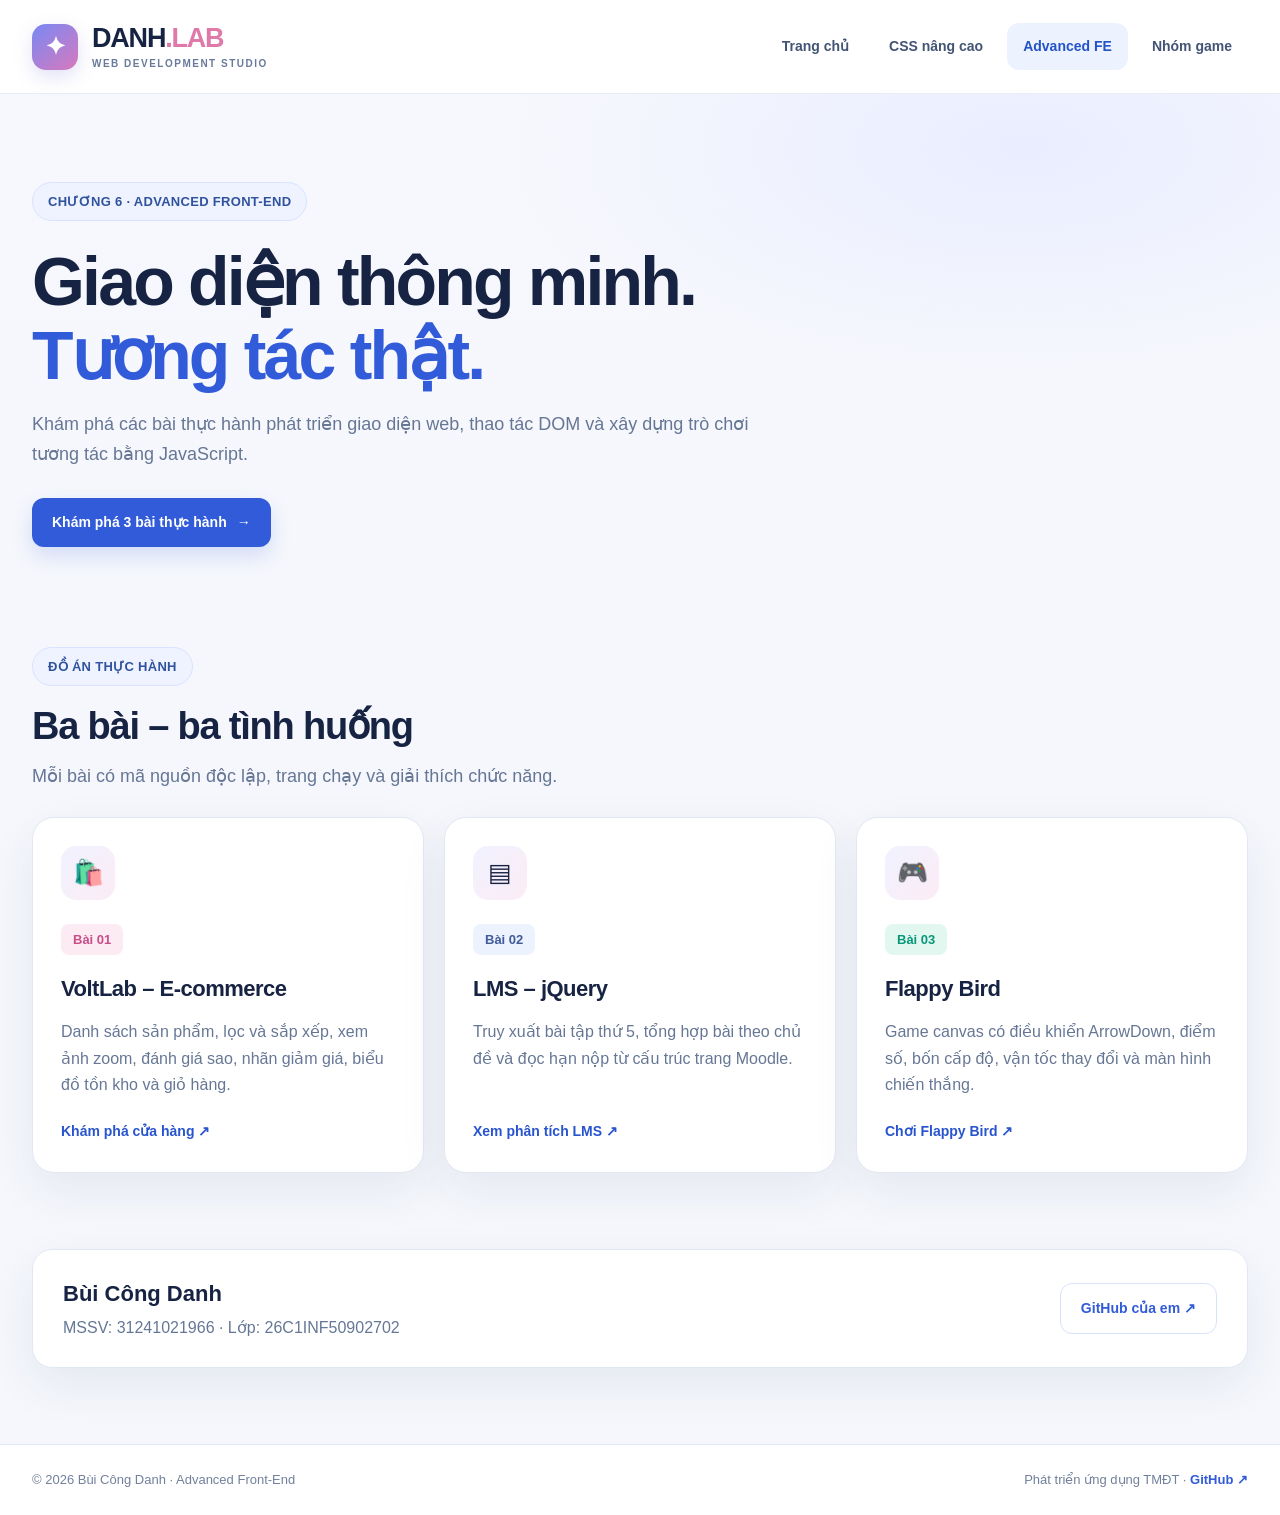
<file: Advanced-FE/index.html>
<!doctype html>
<html lang="vi">
<head>
<meta charset="utf-8">
<meta name="viewport" content="width=device-width, initial-scale=1">
<meta name="theme-color" content="#f5f7fc">
<meta name="description" content="Website bài thực hành Advanced Front-End của Bùi Công Danh - 31241021966">
<title>Advanced FE | Bùi Công Danh</title>
<style>
:root{
  --ink:#172342;--muted:#667795;--blue:#315bd8;--bg:#f5f7fc;--line:#e2e8f3;
  --pink:#df79a9;--mint:#18a98c;--white:#fff;--shadow:0 18px 48px rgba(29,51,94,.075)
}
*{box-sizing:border-box}
html{scroll-behavior:smooth}
body{margin:0;background:var(--bg);color:var(--ink);font-family:Inter,"Segoe UI",Arial,sans-serif;line-height:1.65}
a{color:inherit;text-decoration:none}
.container{width:min(1320px,calc(100% - 64px));margin-inline:auto}
.site-header{height:94px;background:rgba(255,255,255,.96);border-bottom:1px solid #e8edf6;display:flex;align-items:center;position:sticky;top:0;z-index:10}
.header-inner{display:flex;align-items:center;justify-content:space-between;gap:28px}
.brand{display:flex;align-items:center;gap:14px;font-weight:900;font-size:27px;letter-spacing:-1.2px;line-height:1}
.brand-mark{width:46px;height:46px;border-radius:14px;background:linear-gradient(140deg,#7889f4,#d879bd);display:grid;place-items:center;color:white;font-size:25px;box-shadow:0 7px 18px #8b91df40}
.brand-name span{color:var(--pink)}
.brand small{display:block;margin-top:7px;color:#68799b;font-size:10px;letter-spacing:1.5px;font-weight:800}
.nav{display:flex;align-items:center;gap:8px}
.nav a{font-size:14px;font-weight:700;color:#435475;padding:12px 16px;border-radius:12px;transition:.2s}
.nav a:hover,.nav a.active{background:#edf2ff;color:#2453c8}
.hero{padding:88px 0 76px;background:radial-gradient(ellipse at 80% 10%,#e9edff 0,transparent 36%),linear-gradient(180deg,#f7f8fd,#f5f7fc)}
.eyebrow{display:inline-flex;align-items:center;padding:8px 15px;border:1px solid #d9e3ff;background:#eef3ff;color:#31539e;border-radius:999px;font-size:13px;font-weight:800;letter-spacing:.3px}
.hero h1{font-size:clamp(38px,5.4vw,68px);line-height:1.08;letter-spacing:-2.8px;margin:24px 0 18px;max-width:850px}
.hero h1 em{font-style:normal;color:var(--blue)}
.hero p{font-size:18px;color:var(--muted);max-width:720px;margin:0 0 28px}
.button{display:inline-flex;align-items:center;gap:10px;background:var(--blue);color:white;padding:13px 20px;border-radius:12px;font-size:14px;font-weight:800;box-shadow:0 9px 20px #315bd82b;transition:.2s}
.button:hover{transform:translateY(-2px);box-shadow:0 13px 24px #315bd83b}
.section{padding:24px 0 76px}
.section-head{margin-bottom:25px}
.section-head h2{font-size:38px;line-height:1.2;letter-spacing:-1.2px;margin:18px 0 12px}
.section-head p{font-size:18px;color:var(--muted);margin:0}
.cards{display:grid;grid-template-columns:repeat(3,minmax(0,1fr));gap:20px}
.card{background:#fff;border:1px solid var(--line);border-radius:22px;padding:28px;min-height:350px;box-shadow:var(--shadow);display:flex;flex-direction:column;transition:transform .22s,box-shadow .22s}
.card:hover{transform:translateY(-5px);box-shadow:0 24px 55px rgba(29,51,94,.12)}
.card-icon{width:54px;height:54px;border-radius:15px;background:linear-gradient(135deg,#f0f2ff,#fcecf5);display:grid;place-items:center;font-size:25px;margin-bottom:24px}
.tag{align-self:flex-start;background:#edf2ff;color:#405b9a;padding:5px 12px;border-radius:8px;font-size:13px;font-weight:800}
.tag.pink{background:#fdebf3;color:#c84e89}.tag.mint{background:#e3f7f1;color:#079879}
.card h3{font-size:22px;letter-spacing:-.5px;margin:16px 0 12px}
.card p{font-size:16px;color:var(--muted);margin:0 0 22px}
.card-link{margin-top:auto;color:#2855cf;font-size:14px;font-weight:850}
.card-link:hover{text-decoration:underline}
.profile{margin:0 0 76px;padding:26px 30px;background:#fff;border:1px solid var(--line);border-radius:20px;box-shadow:var(--shadow);display:flex;align-items:center;justify-content:space-between;gap:20px}
.profile h3{font-size:22px;margin:0 0 3px}.profile p{margin:0;color:var(--muted)}
.outline{background:#fff;color:var(--blue);border:1px solid #d8e2fb;box-shadow:none}
.footer{background:#fff;border-top:1px solid var(--line);padding:24px 0;color:#71809b;font-size:13px}
.footer-inner{display:flex;justify-content:space-between;gap:16px;flex-wrap:wrap}
.footer a{color:var(--blue);font-weight:700}
@media(max-width:900px){.cards{grid-template-columns:1fr 1fr}.nav a{padding:10px 9px;font-size:13px}}
@media(max-width:650px){.container{width:min(100% - 36px,520px)}.site-header{height:auto;padding:15px 0}.header-inner{align-items:flex-start;flex-direction:column;gap:14px}.brand{font-size:23px}.nav{width:100%;overflow:auto}.nav a{white-space:nowrap}.hero{padding:62px 0 48px}.hero h1{letter-spacing:-1.5px}.hero p{font-size:16px}.section-head h2{font-size:30px}.section-head p{font-size:16px}.cards{grid-template-columns:1fr}.card{min-height:300px}.profile{align-items:flex-start;flex-direction:column}.footer-inner{flex-direction:column}}
</style>
</head>
<body>
<header class="site-header">
  <div class="container header-inner">
    <a class="brand" href="#top" aria-label="DANH.LAB - Trang chủ">
      <span class="brand-mark">✦</span>
      <span class="brand-name">DANH<span>.LAB</span><small>WEB DEVELOPMENT STUDIO</small></span>
    </a>
    <nav class="nav" aria-label="Điều hướng chính">
      <a href="#top">Trang chủ</a>
      <a href="#projects">CSS nâng cao</a>
      <a class="active" href="#projects">Advanced FE</a>
      <a href="#profile">Nhóm game</a>
    </nav>
  </div>
</header>

<main id="top">
  <section class="hero">
    <div class="container">
      <span class="eyebrow">CHƯƠNG 6 · ADVANCED FRONT-END</span>
      <h1>Giao diện thông minh.<br><em>Tương tác thật.</em></h1>
      <p>Khám phá các bài thực hành phát triển giao diện web, thao tác DOM và xây dựng trò chơi tương tác bằng JavaScript.</p>
      <a class="button" href="#projects">Khám phá 3 bài thực hành <span>→</span></a>
    </div>
  </section>

  <section class="container section" id="projects">
    <div class="section-head">
      <span class="eyebrow">ĐỒ ÁN THỰC HÀNH</span>
      <h2>Ba bài – ba tình huống</h2>
      <p>Mỗi bài có mã nguồn độc lập, trang chạy và giải thích chức năng.</p>
    </div>
    <div class="cards">
      <article class="card">
        <div class="card-icon">🛍️</div>
        <span class="tag pink">Bài 01</span>
        <h3>VoltLab – E-commerce</h3>
        <p>Danh sách sản phẩm, lọc và sắp xếp, xem ảnh zoom, đánh giá sao, nhãn giảm giá, biểu đồ tồn kho và giỏ hàng.</p>
        <a class="card-link" href="./shop.html">Khám phá cửa hàng ↗</a>
      </article>
      <article class="card">
        <div class="card-icon">▤</div>
        <span class="tag">Bài 02</span>
        <h3>LMS – jQuery</h3>
        <p>Truy xuất bài tập thứ 5, tổng hợp bài theo chủ đề và đọc hạn nộp từ cấu trúc trang Moodle.</p>
        <a class="card-link" href="./LMS-JQuery/index.html">Xem phân tích LMS ↗</a>
      </article>
      <article class="card">
        <div class="card-icon">🎮</div>
        <span class="tag mint">Bài 03</span>
        <h3>Flappy Bird</h3>
        <p>Game canvas có điều khiển ArrowDown, điểm số, bốn cấp độ, vận tốc thay đổi và màn hình chiến thắng.</p>
        <a class="card-link" href="./FlappyBird/index.html">Chơi Flappy Bird ↗</a>
      </article>
    </div>
  </section>

  <section class="container" id="profile">
    <div class="profile">
      <div>
        <h3>Bùi Công Danh</h3>
        <p>MSSV: 31241021966 · Lớp: 26C1INF50902702</p>
      </div>
      <a class="button outline" href="https://github.com/danhbui31241021966-UEH" target="_blank" rel="noopener">GitHub của em ↗</a>
    </div>
  </section>
</main>

<footer class="footer">
  <div class="container footer-inner">
    <span>© 2026 Bùi Công Danh · Advanced Front-End</span>
    <span>Phát triển ứng dụng TMĐT · <a href="https://github.com/danhbui31241021966-UEH" target="_blank" rel="noopener">GitHub ↗</a></span>
  </div>
</footer>
</body>
</html>
</file>
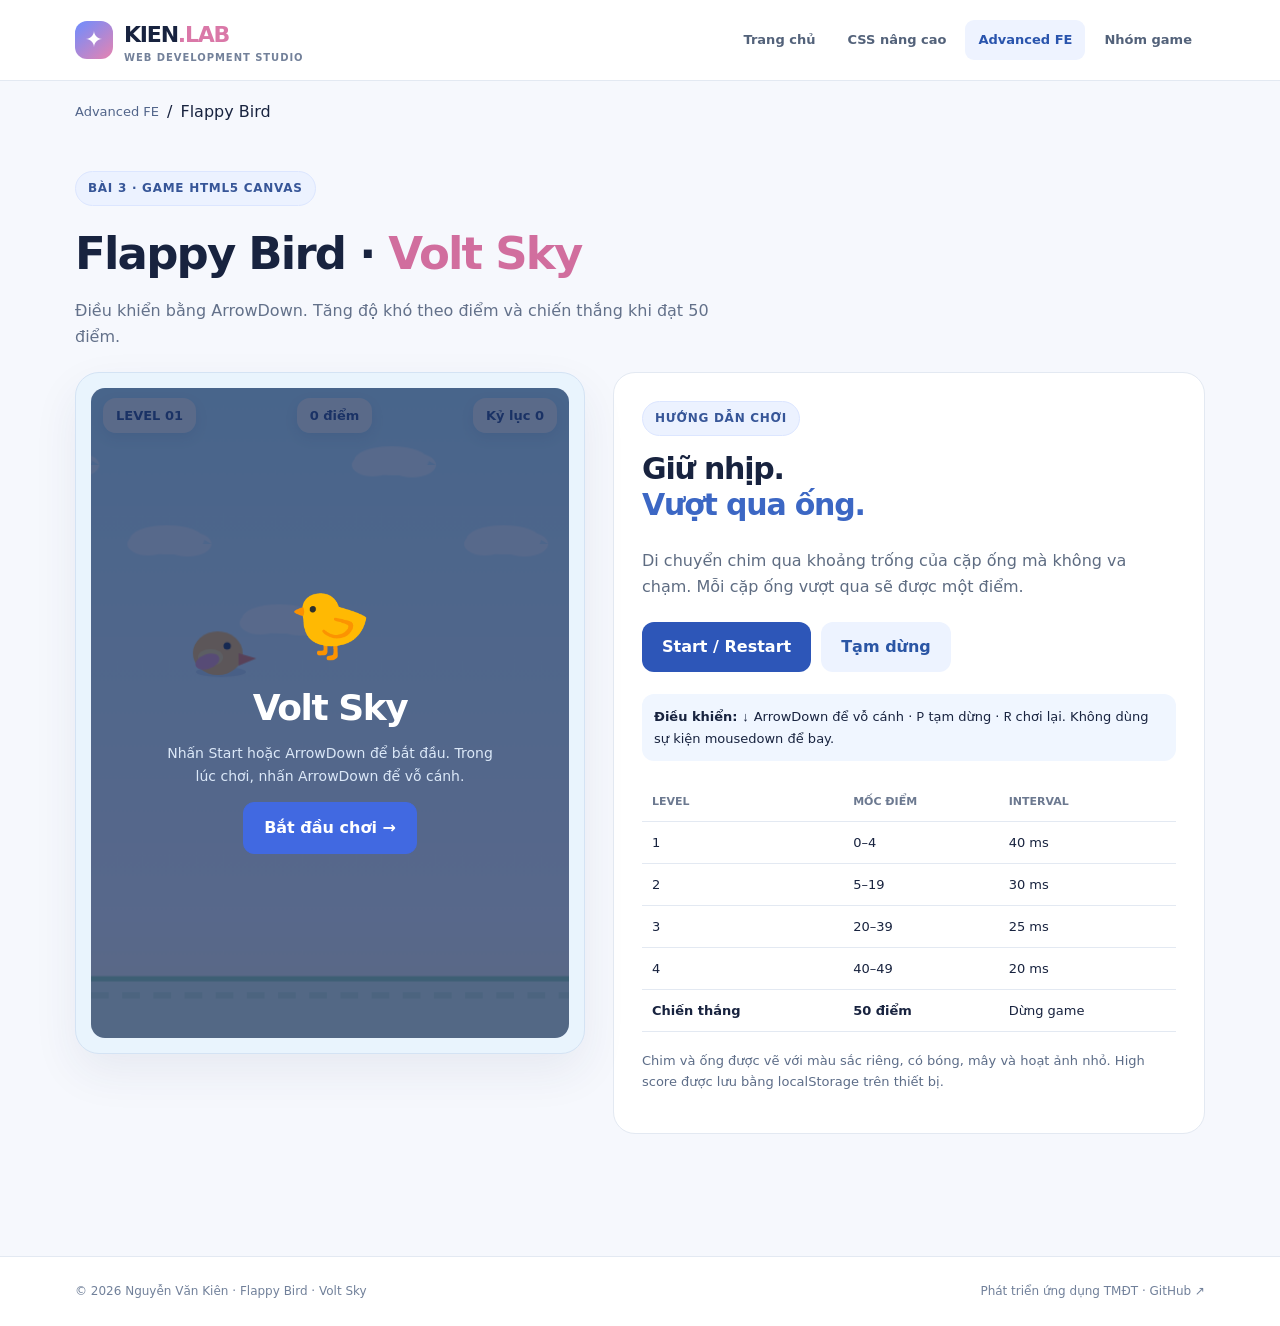
<file: Advanced-FE/FlappyBird/index.html>
<!doctype html><html lang="vi"><head><meta charset="utf-8"><meta name="viewport" content="width=device-width, initial-scale=1"><meta name="theme-color" content="#f6f8fd"><meta name="description" content="Bài thực hành Phát triển ứng dụng TMĐT"><title>Flappy Bird · Volt Sky · Nguyễn Văn Kiên</title><link rel="stylesheet" href="../css/site.css"><style>.bird-section{padding:28px 0 60px}.bird-layout{display:grid;grid-template-columns:510px 1fr;align-items:start;gap:28px}.bird-panel{position:relative;border-radius:24px;background:#e9f4fd;padding:15px;border:1px solid #d4e3f4;box-shadow:var(--shadow)}.bird-canvas{width:100%;display:block;border-radius:15px;background:#dff3ff;outline:none}.game-top{position:absolute;left:27px;top:25px;right:27px;display:flex;justify-content:space-between;gap:10px;pointer-events:none}.game-top span{background:#fffdf9ed;padding:7px 13px;border-radius:13px;font-size:13px;font-weight:850;color:#314d8a;box-shadow:0 5px 13px #2e52781c}.bird-description{padding:28px;border-radius:22px;background:#fff;border:1px solid var(--line)}.bird-description h2{font-size:30px;letter-spacing:-.04em;line-height:1.2}.game-overlay{position:absolute;inset:15px;display:grid;place-items:center;text-align:center;border-radius:14px;background:#102654ad;color:white;padding:20px;z-index:3}.game-overlay.hidden{display:none}.game-overlay-inner{max-width:330px}.game-overlay-inner h2{font-size:36px;margin-bottom:5px;letter-spacing:-.04em}.game-overlay-inner p{font-size:14px;color:#dbe8f8}.game-buttons{display:flex;gap:10px;flex-wrap:wrap;margin:22px 0}.game-buttons button{border:0;cursor:pointer;font-weight:800}.game-btn{padding:12px 20px;border-radius:12px;background:#2d56b8;color:white}.game-btn.outline{background:#edf3ff;color:#2b56a5}.level-table{width:100%;border-collapse:collapse;font-size:13px;margin-top:22px}.level-table td,.level-table th{border-bottom:1px solid var(--line);padding:10px;text-align:left}.level-table th{color:#6c7990;font-size:11px;text-transform:uppercase}@media(max-width:950px){.bird-layout{grid-template-columns:1fr}.bird-panel{max-width:510px}}@media(max-width:520px){.bird-panel{padding:8px}.game-overlay{inset:8px}.bird-description{padding:20px}.game-top{left:13px;top:13px;right:13px}}</style></head><body><a href="#main" class="skip-link" style="position:absolute;left:-9999px">Đến nội dung</a><header class="header"><div class="container"><a class="brand" href="../index.html"><span class="brand-bolt">✦</span><span>KIEN<span style="color:#da78a8">.LAB</span><small>WEB DEVELOPMENT STUDIO</small></span></a><nav class="nav" aria-label="Điều hướng"><a href="../index.html">Trang chủ</a><a href="../../CSS-NangCao/index.html">CSS nâng cao</a><a href="../../Advanced-FE/index.html" aria-current="page">Advanced FE</a><a href="../../Nhom3-Game/index.html">Nhóm game</a></nav></div></header><main id="main"><div class="container subnav"><a href="../index.html">Advanced FE</a><span> / </span><span>Flappy Bird</span></div><section class="container bird-section"><div class="section-heading"><div><span class="pill">BÀI 3 · GAME HTML5 CANVAS</span><h1 style="font-size:clamp(30px,4.2vw,45px);letter-spacing:-.04em;margin:12px 0 0">Flappy Bird · <span style="color:#d16e9e">Volt Sky</span></h1><p>Điều khiển bằng ArrowDown. Tăng độ khó theo điểm và chiến thắng khi đạt 50 điểm.</p></div></div><div class="bird-layout"><div class="bird-panel"><canvas id="game" class="bird-canvas" width="460" height="625" tabindex="0" aria-label="Khu vực chơi Flappy Bird. Nhấn ArrowDown để bay."></canvas><div class="game-top" aria-live="polite"><span id="levelDisplay">LEVEL 01</span><span id="scoreDisplay">0 điểm</span><span id="bestDisplay">Kỷ lục 0</span></div><div class="game-overlay" id="overlay"><div class="game-overlay-inner"><div style="font-size:66px">🐤</div><h2 id="overlayTitle">Volt Sky</h2><p id="overlayText">Nhấn Start hoặc ArrowDown để bắt đầu. Trong lúc chơi, nhấn ArrowDown để vỗ cánh.</p><button class="btn" id="overlayStart" type="button">Bắt đầu chơi →</button></div></div></div><div class="bird-description"><span class="pill">HƯỚNG DẪN CHƠI</span><h2 style="margin-top:15px">Giữ nhịp.<br><span style="color:#3c67c4">Vượt qua ống.</span></h2><p style="color:#5e6c82">Di chuyển chim qua khoảng trống của cặp ống mà không va chạm. Mỗi cặp ống vượt qua sẽ được một điểm.</p><div class="game-buttons"><button type="button" class="game-btn" id="startGame">Start / Restart</button><button type="button" class="game-btn outline" id="pauseGame">Tạm dừng</button></div><div class="shop-alert" style="background:#f0f6ff;font-size:13px;padding:12px;border-radius:12px"><b>Điều khiển:</b> <kbd>↓</kbd> ArrowDown để vỗ cánh · <kbd>P</kbd> tạm dừng · <kbd>R</kbd> chơi lại. Không dùng sự kiện mousedown để bay.</div><table class="level-table"><thead><tr><th>Level</th><th>Mốc điểm</th><th>Interval</th></tr></thead><tbody><tr><td>1</td><td>0–4</td><td>40 ms</td></tr><tr><td>2</td><td>5–19</td><td>30 ms</td></tr><tr><td>3</td><td>20–39</td><td>25 ms</td></tr><tr><td>4</td><td>40–49</td><td>20 ms</td></tr><tr><td><b>Chiến thắng</b></td><td><b>50 điểm</b></td><td>Dừng game</td></tr></tbody></table><p class="section-note" style="margin-top:18px">Chim và ống được vẽ với màu sắc riêng, có bóng, mây và hoạt ảnh nhỏ. High score được lưu bằng localStorage trên thiết bị.</p></div></div></section></main><footer class="footer"><div class="container"><span>© 2026 Nguyễn Văn Kiên · Flappy Bird · Volt Sky</span><span>Phát triển ứng dụng TMĐT · <a href="https://github.com/KienNguyen1504/ecommerce-ui-improvement" target="_blank" rel="noopener">GitHub ↗</a></span></div></footer><script src="game.js"></script></body></html>
</file>
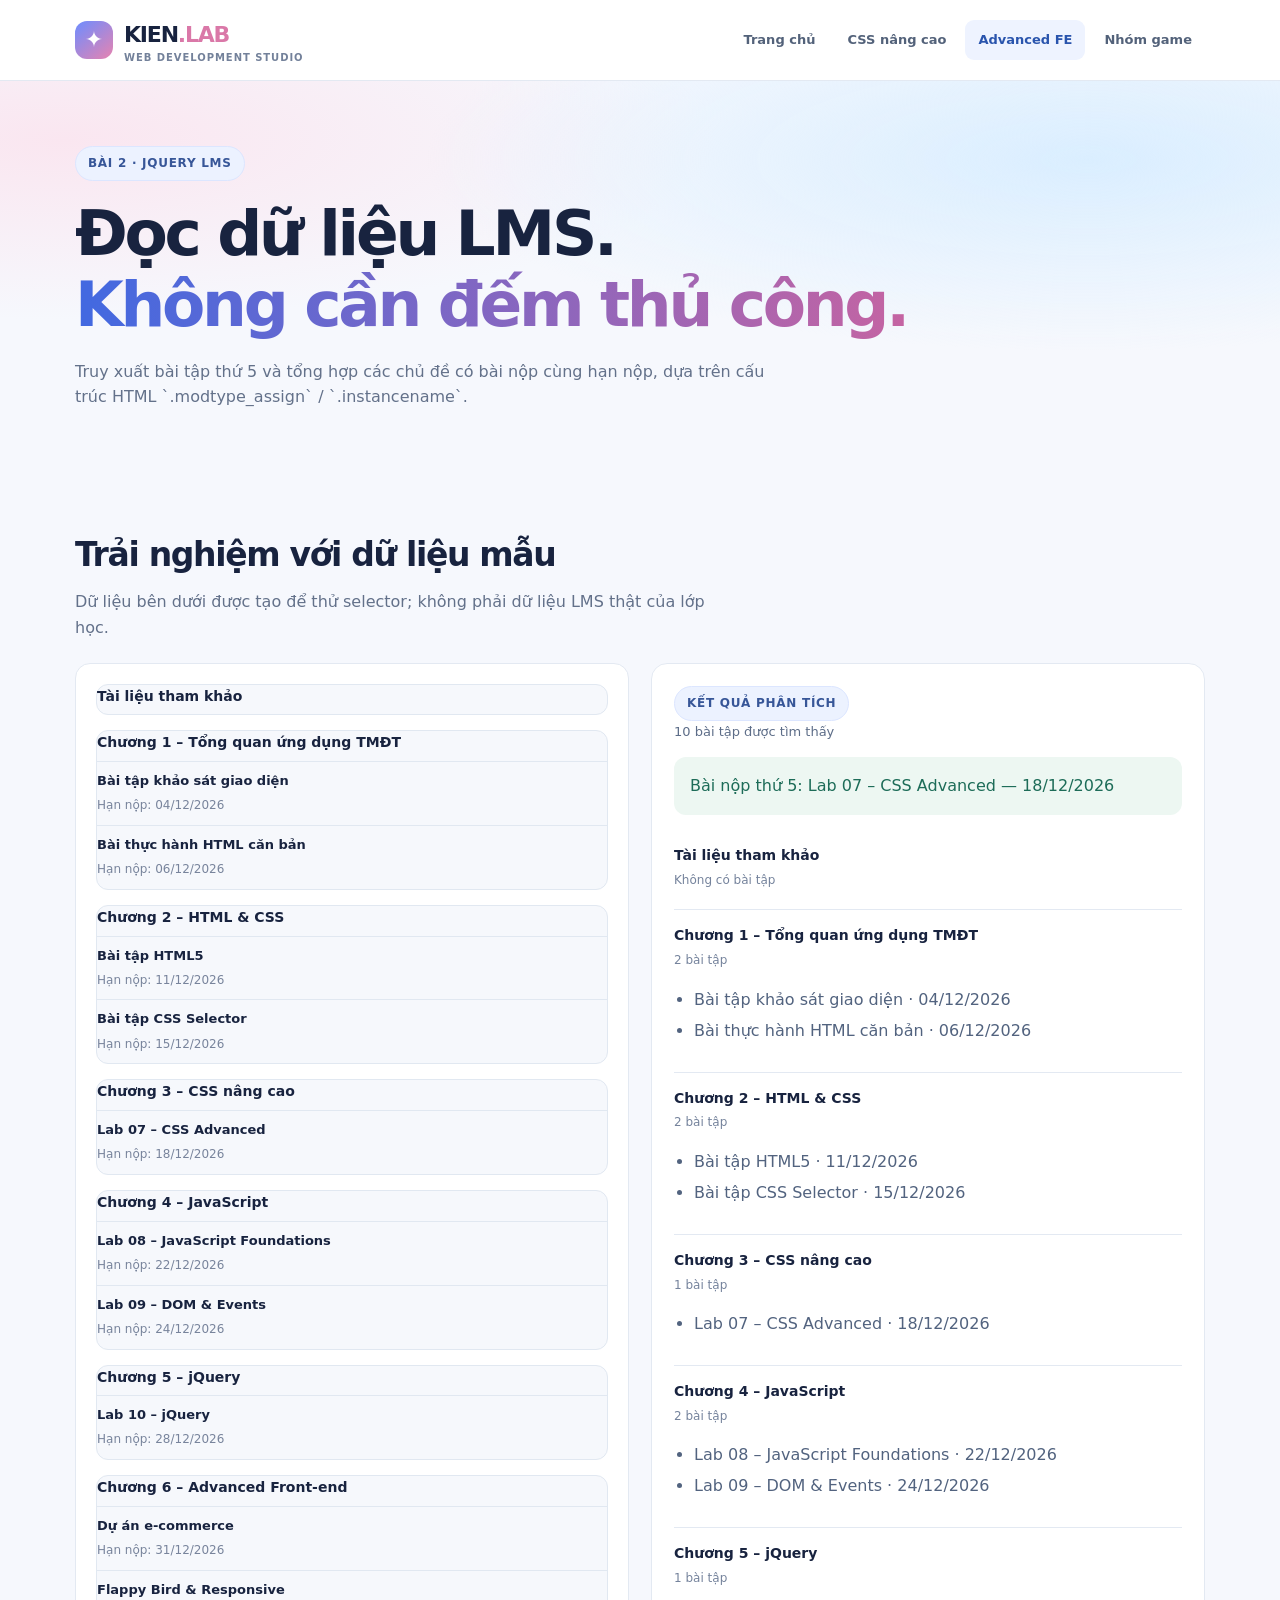
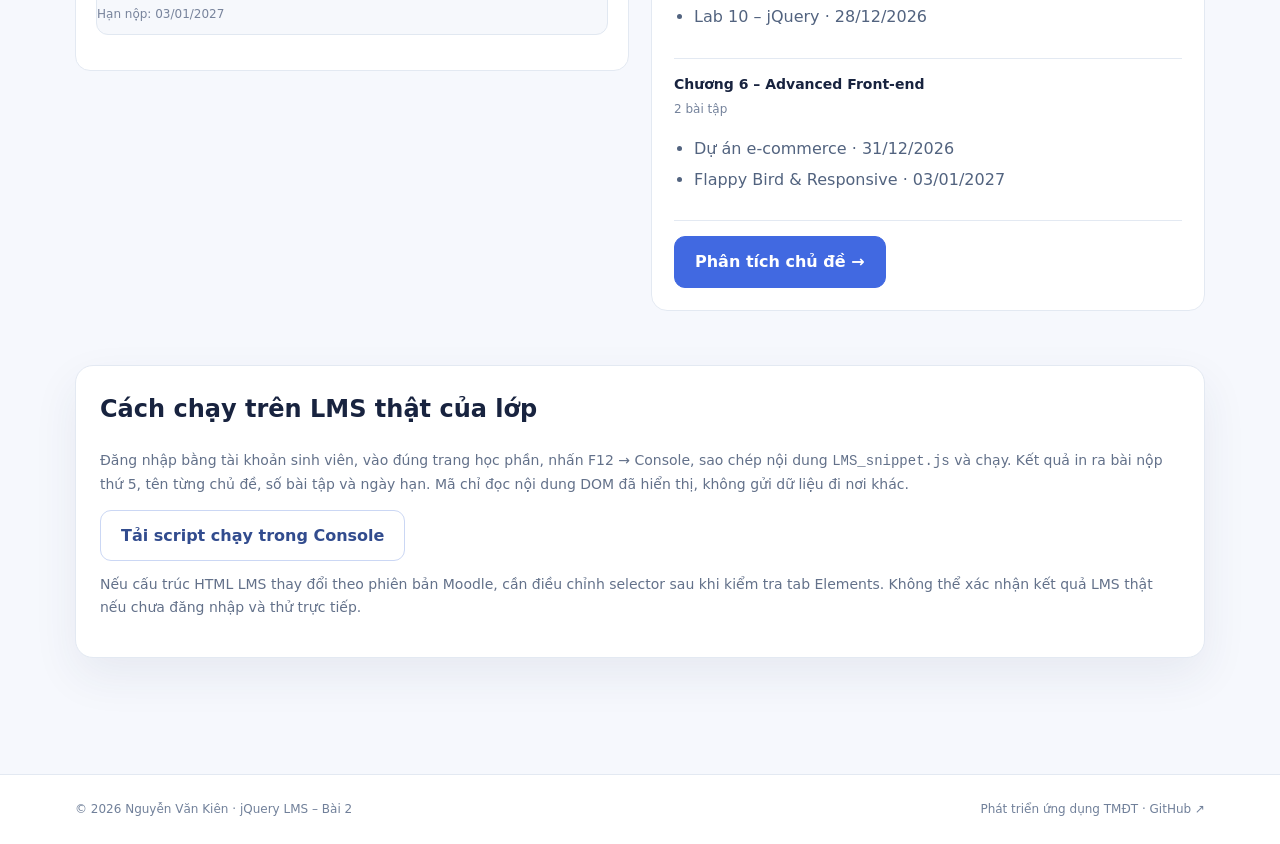
<file: Advanced-FE/LMS-JQuery/index.html>
<!doctype html><html lang="vi"><head><meta charset="utf-8"><meta name="viewport" content="width=device-width, initial-scale=1"><meta name="theme-color" content="#f6f8fd"><meta name="description" content="Bài thực hành Phát triển ứng dụng TMĐT"><title>jQuery LMS – Bài 2 · Nguyễn Văn Kiên</title><link rel="stylesheet" href="../css/site.css"><style>.lms-layout{display:grid;grid-template-columns:1fr 1fr;gap:22px;align-items:start}.lms-course{padding:20px;background:#fff;border:1px solid var(--line);border-radius:15px}.lms-course>.course-section{margin:0 0 15px;padding:15px;background:#f6f8fc;border:1px solid #e1e8f1;border-radius:12px}.lms-course .sectionname{font-size:14px;margin:0 0 7px}.lms-course .activity-list{list-style:none;padding:0;margin:0}.lms-course .activity-list li{padding:8px 0;border-top:1px solid #e1e8f1}.lms-course .instancename{font-size:13px;font-weight:700}.lms-course .activity-dates{font-size:12px;color:#78849c}.report-card{background:#fff;padding:22px;border-radius:16px;border:1px solid var(--line);position:sticky;top:95px}.report-card .topic-report{padding:12px 0;border-bottom:1px solid var(--line)}.report-card .topic-report strong{font-size:14px}.report-card ul{padding-left:20px;color:#52637f}.report-card li{margin-bottom:5px}.report-card .fifth{background:#edf7f2;padding:16px;border-radius:12px;margin:15px 0;color:#1d6c58}.report-card .notice{color:#9f496a;background:#fff0f5;border-radius:8px;padding:10px;font-size:12px}.lms-course .section{padding:0}@media(max-width:800px){.lms-layout{grid-template-columns:1fr}.report-card{position:static}}</style></head><body><a href="#main" class="skip-link" style="position:absolute;left:-9999px">Đến nội dung</a><header class="header"><div class="container"><a class="brand" href="../index.html"><span class="brand-bolt">✦</span><span>KIEN<span style="color:#da78a8">.LAB</span><small>WEB DEVELOPMENT STUDIO</small></span></a><nav class="nav" aria-label="Điều hướng"><a href="../index.html">Trang chủ</a><a href="../../CSS-NangCao/index.html">CSS nâng cao</a><a href="../../Advanced-FE/index.html" aria-current="page">Advanced FE</a><a href="../../Nhom3-Game/index.html">Nhóm game</a></nav></div></header><main id="main"><section class="hero"><div class="container"><span class="pill">BÀI 2 · JQUERY LMS</span><h1>Đọc dữ liệu LMS.<br><em>Không cần đếm thủ công.</em></h1><p>Truy xuất bài tập thứ 5 và tổng hợp các chủ đề có bài nộp cùng hạn nộp, dựa trên cấu trúc HTML `.modtype_assign` / `.instancename`.</p></div></section><section class="container section"><div class="section-heading"><div><h2>Trải nghiệm với dữ liệu mẫu</h2><p>Dữ liệu bên dưới được tạo để thử selector; không phải dữ liệu LMS thật của lớp học.</p></div></div><div class="lms-layout"><div class="lms-course" id="mockCourse" aria-label="LMS mẫu"><section class="course-section section" data-sectionid="0"><h3 class="sectionname">Tài liệu tham khảo</h3><ul class="activity-list"></ul></section><section class="course-section section" data-sectionid="1"><h3 class="sectionname">Chương 1 – Tổng quan ứng dụng TMĐT</h3><ul class="activity-list"><li class="activity modtype_assign"><div class="instancename">Bài tập khảo sát giao diện</div><span class="activity-dates">Hạn nộp: 04/12/2026</span></li><li class="activity modtype_assign"><div class="instancename">Bài thực hành HTML căn bản</div><span class="activity-dates">Hạn nộp: 06/12/2026</span></li></ul></section><section class="course-section section" data-sectionid="2"><h3 class="sectionname">Chương 2 – HTML & CSS</h3><ul class="activity-list"><li class="activity modtype_assign"><div class="instancename">Bài tập HTML5</div><span class="activity-dates">Hạn nộp: 11/12/2026</span></li><li class="activity modtype_assign"><div class="instancename">Bài tập CSS Selector</div><span class="activity-dates">Hạn nộp: 15/12/2026</span></li></ul></section><section class="course-section section" data-sectionid="3"><h3 class="sectionname">Chương 3 – CSS nâng cao</h3><ul class="activity-list"><li class="activity modtype_assign"><div class="instancename">Lab 07 – CSS Advanced</div><span class="activity-dates">Hạn nộp: 18/12/2026</span></li></ul></section><section class="course-section section" data-sectionid="4"><h3 class="sectionname">Chương 4 – JavaScript</h3><ul class="activity-list"><li class="activity modtype_assign"><div class="instancename">Lab 08 – JavaScript Foundations</div><span class="activity-dates">Hạn nộp: 22/12/2026</span></li><li class="activity modtype_assign"><div class="instancename">Lab 09 – DOM & Events</div><span class="activity-dates">Hạn nộp: 24/12/2026</span></li></ul></section><section class="course-section section" data-sectionid="5"><h3 class="sectionname">Chương 5 – jQuery</h3><ul class="activity-list"><li class="activity modtype_assign"><div class="instancename">Lab 10 – jQuery</div><span class="activity-dates">Hạn nộp: 28/12/2026</span></li></ul></section><section class="course-section section" data-sectionid="6"><h3 class="sectionname">Chương 6 – Advanced Front-end</h3><ul class="activity-list"><li class="activity modtype_assign"><div class="instancename">Dự án e-commerce</div><span class="activity-dates">Hạn nộp: 31/12/2026</span></li><li class="activity modtype_assign"><div class="instancename">Flappy Bird & Responsive</div><span class="activity-dates">Hạn nộp: 03/01/2027</span></li></ul></section></div><aside class="report-card"><span class="pill">KẾT QUẢ PHÂN TÍCH</span><div id="lmsResults"><p>Nhấn phân tích để xem kết quả.</p></div><button id="analyzeBtn" class="btn" style="margin-top:15px" type="button">Phân tích chủ đề →</button></aside></div></section><section class="container section" style="padding-top:0"><div class="card"><h2>Cách chạy trên LMS thật của lớp</h2><p>Đăng nhập bằng tài khoản sinh viên, vào đúng trang học phần, nhấn F12 → Console, sao chép nội dung <code>LMS_snippet.js</code> và chạy. Kết quả in ra bài nộp thứ 5, tên từng chủ đề, số bài tập và ngày hạn. Mã chỉ đọc nội dung DOM đã hiển thị, không gửi dữ liệu đi nơi khác.</p><a href="LMS_snippet.js" class="btn btn-outline" download>Tải script chạy trong Console</a><p class="section-note" style="margin-top:12px">Nếu cấu trúc HTML LMS thay đổi theo phiên bản Moodle, cần điều chỉnh selector sau khi kiểm tra tab Elements. Không thể xác nhận kết quả LMS thật nếu chưa đăng nhập và thử trực tiếp.</p></div></section></main><footer class="footer"><div class="container"><span>© 2026 Nguyễn Văn Kiên · jQuery LMS – Bài 2</span><span>Phát triển ứng dụng TMĐT · <a href="https://github.com/KienNguyen1504/ecommerce-ui-improvement" target="_blank" rel="noopener">GitHub ↗</a></span></div></footer><script src="https://cdnjs.cloudflare.com/ajax/libs/jquery/3.7.1/jquery.min.js" defer></script><script src="lms.js" defer></script></body></html>
</file>
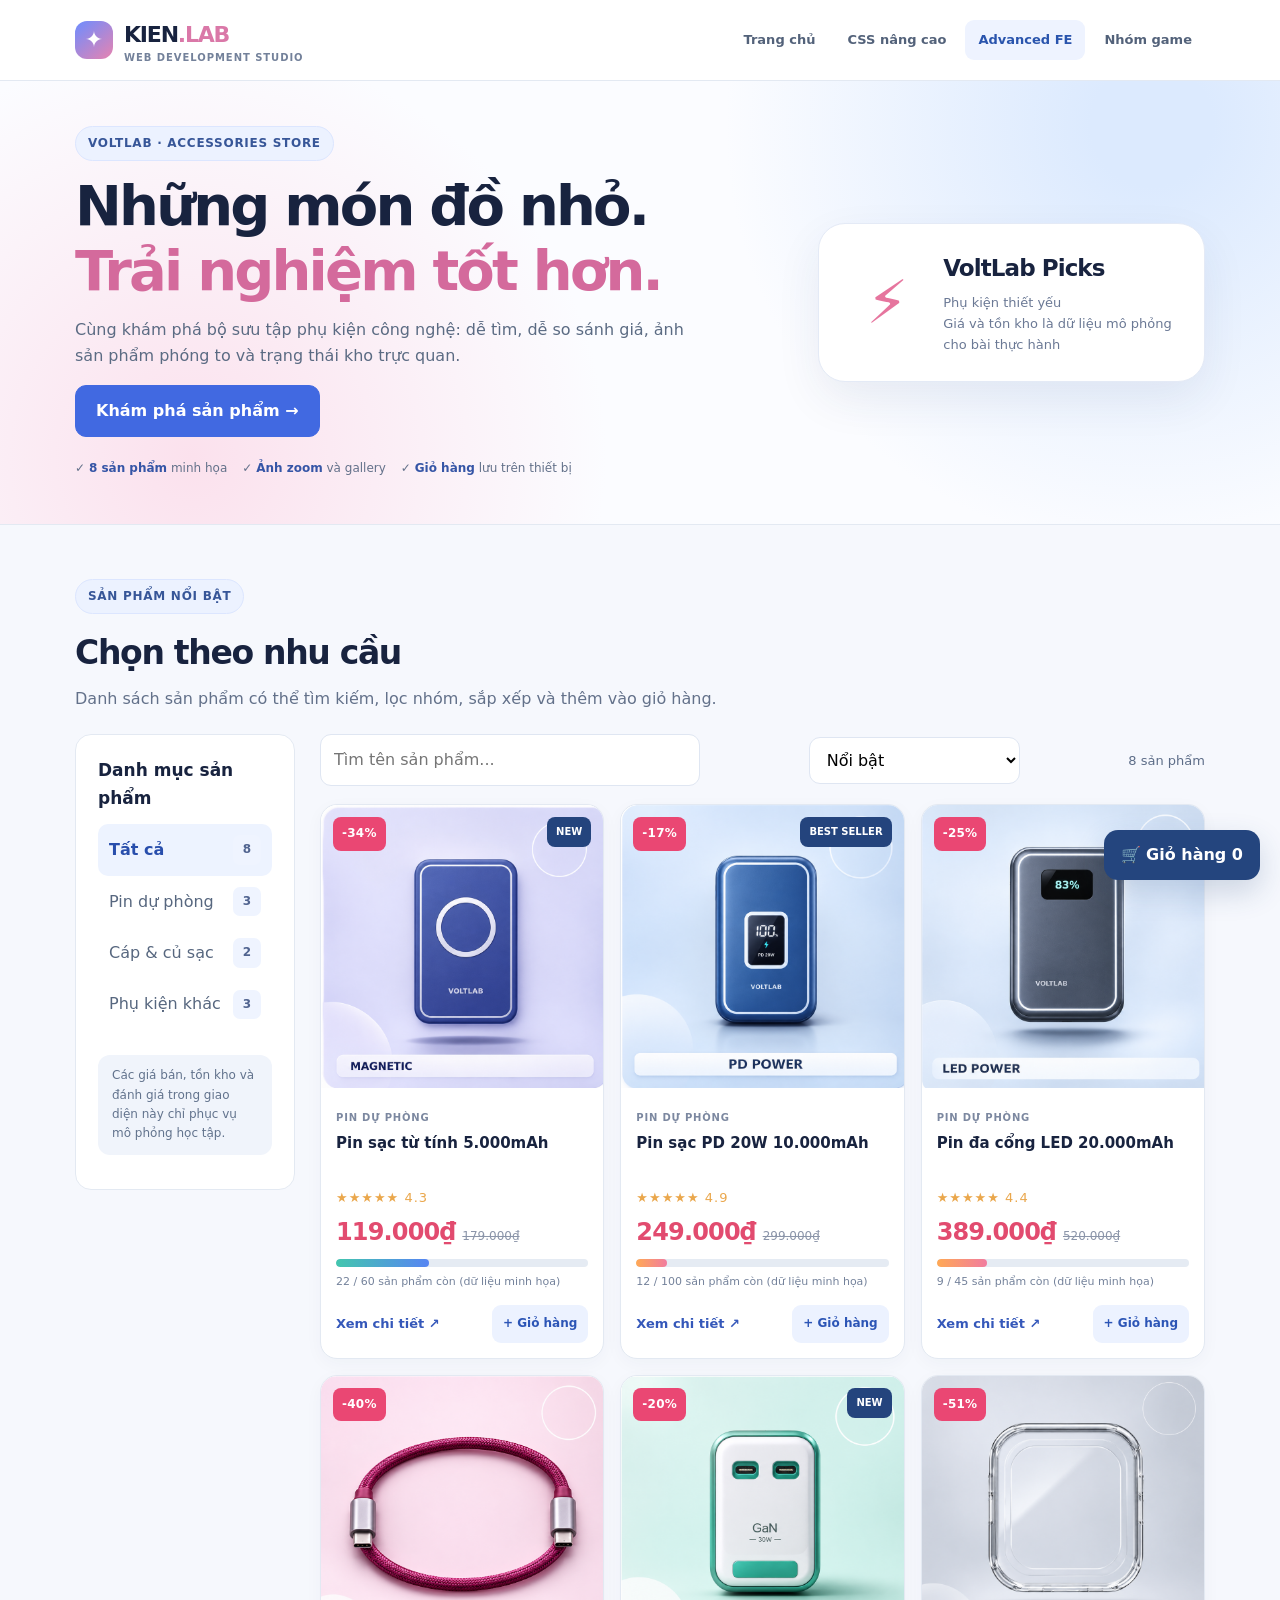
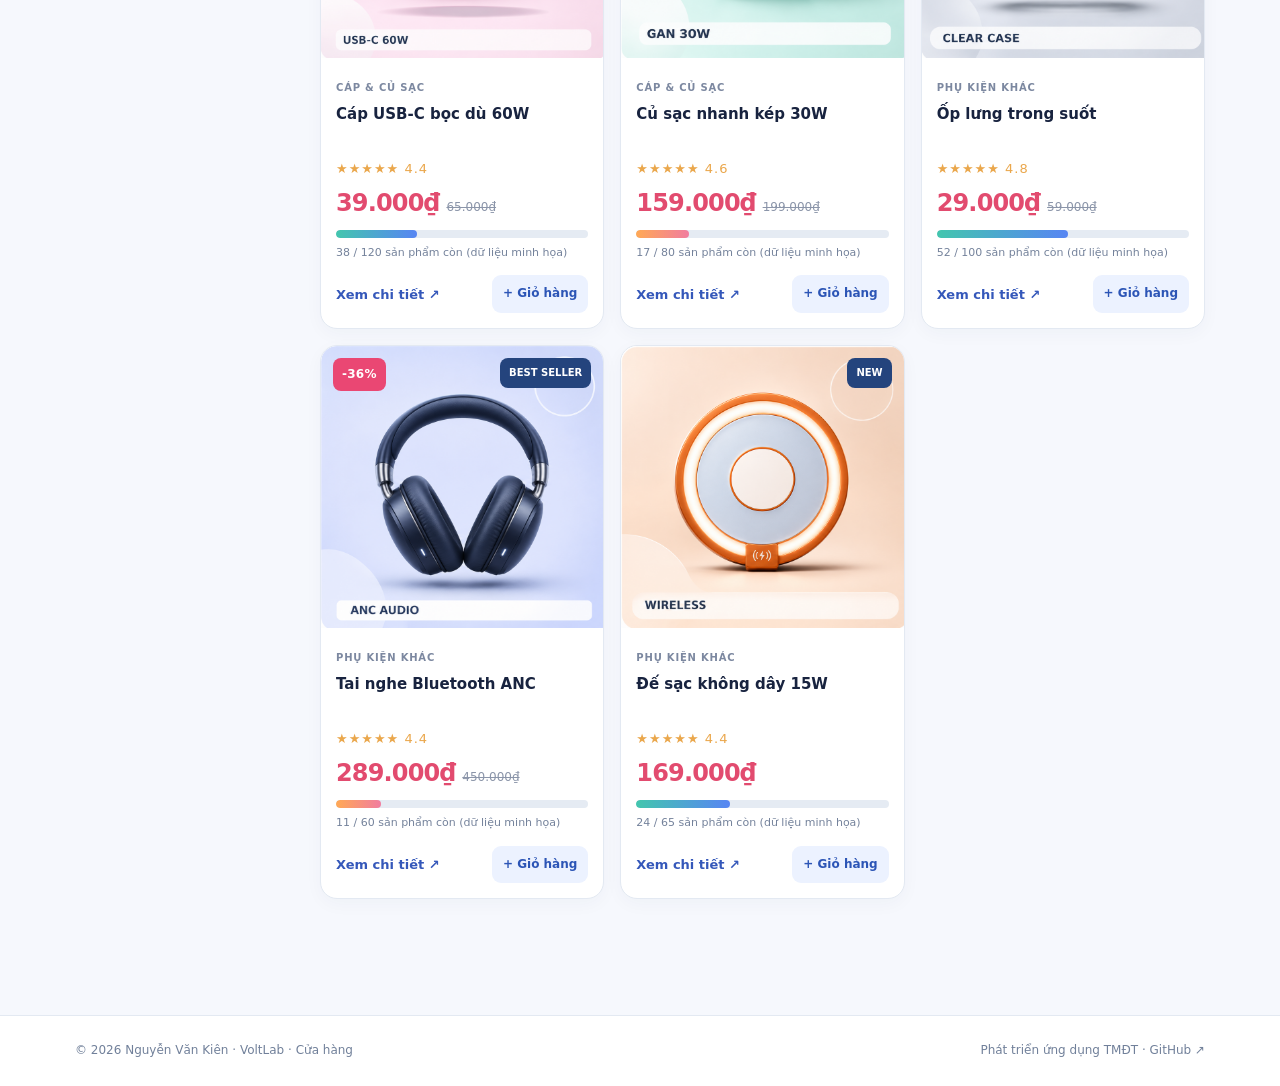
<file: Advanced-FE/shop.html>
<!doctype html><html lang="vi"><head><meta charset="utf-8"><meta name="viewport" content="width=device-width, initial-scale=1"><meta name="theme-color" content="#f6f8fd"><meta name="description" content="Bài thực hành Phát triển ứng dụng TMĐT"><title>VoltLab · Cửa hàng · Nguyễn Văn Kiên</title><link rel="stylesheet" href="./css/site.css"><link rel="stylesheet" href="css/shop.css"></head><body><a href="#main" class="skip-link" style="position:absolute;left:-9999px">Đến nội dung</a><header class="header"><div class="container"><a class="brand" href="./index.html"><span class="brand-bolt">✦</span><span>KIEN<span style="color:#da78a8">.LAB</span><small>WEB DEVELOPMENT STUDIO</small></span></a><nav class="nav" aria-label="Điều hướng"><a href="./index.html">Trang chủ</a><a href="./../CSS-NangCao/index.html">CSS nâng cao</a><a href="./../Advanced-FE/index.html" aria-current="page">Advanced FE</a><a href="./../Nhom3-Game/index.html">Nhóm game</a></nav></div></header><main id="main"><section class="shop-hero"><div class="container"><div><span class="pill">VOLTLAB · ACCESSORIES STORE</span><h1>Những món đồ nhỏ.<br><span style="color:#d46a9c">Trải nghiệm tốt hơn.</span></h1><p>Cùng khám phá bộ sưu tập phụ kiện công nghệ: dễ tìm, dễ so sánh giá, ảnh sản phẩm phóng to và trạng thái kho trực quan.</p><a class="btn" href="#products">Khám phá sản phẩm →</a><div class="feature-row"><span>✓ <b>8 sản phẩm</b> minh họa</span><span>✓ <b>Ảnh zoom</b> và gallery</span><span>✓ <b>Giỏ hàng</b> lưu trên thiết bị</span></div></div><div class="shop-feature"><div class="icon">⚡</div><div><h3 style="font-size:23px;letter-spacing:-.04em;margin:0">VoltLab Picks</h3><p style="margin:5px 0 0;color:#6b7995;font-size:13px">Phụ kiện thiết yếu<br>Giá và tồn kho là dữ liệu mô phỏng cho bài thực hành</p></div></div></div></section><section class="container section" id="products"><div class="section-heading"><div><span class="pill">SẢN PHẨM NỔI BẬT</span><h2 style="margin-top:12px">Chọn theo nhu cầu</h2><p>Danh sách sản phẩm có thể tìm kiếm, lọc nhóm, sắp xếp và thêm vào giỏ hàng.</p></div></div><div class="catalog-layout"><aside class="catalog-sidebar"><h3>Danh mục sản phẩm</h3><div id="categoryFilters" role="group" aria-label="Lọc theo danh mục"></div><p class="shop-alert" style="margin-top:25px">Các giá bán, tồn kho và đánh giá trong giao diện này chỉ phục vụ mô phỏng học tập.</p></aside><div><div class="catalog-tools"><label for="searchInput" class="visually-hidden" style="position:absolute;left:-9999px">Tìm sản phẩm</label><input class="search" id="searchInput" placeholder="Tìm tên sản phẩm..." type="search"><select class="sort" id="sortSelect" aria-label="Sắp xếp"><option value="featured">Nổi bật</option><option value="low">Giá thấp đến cao</option><option value="high">Giá cao đến thấp</option><option value="discount">Giảm giá nhiều nhất</option></select><span id="resultCount" class="section-note"></span></div><div class="products-grid" id="productsGrid"></div></div></div></section><button class="floating-cart" id="cartTrigger" type="button" aria-label="Mở giỏ hàng">🛒 Giỏ hàng <span id="cartCount">0</span></button><div class="cart-overlay" id="cartOverlay" aria-hidden="true"><div class="cart-panel" role="dialog" aria-modal="true" aria-label="Giỏ hàng"><div class="hero-row" style="margin-bottom:20px"><h2 style="margin:0">Giỏ hàng</h2><button id="closeCart" class="btn btn-outline" type="button">Đóng ✕</button></div><div id="cartItems"></div><div class="hero-row" style="margin-top:20px"><strong>Tổng cộng</strong><strong id="cartTotal" class="price">0₫</strong></div><p class="section-note">Đơn hàng là mô phỏng và không có thanh toán thực.</p><button type="button" id="clearCart" class="btn btn-outline">Xóa giỏ hàng</button></div></div></main><footer class="footer"><div class="container"><span>© 2026 Nguyễn Văn Kiên · VoltLab · Cửa hàng</span><span>Phát triển ứng dụng TMĐT · <a href="https://github.com/KienNguyen1504/ecommerce-ui-improvement" target="_blank" rel="noopener">GitHub ↗</a></span></div></footer><script src="js/shop.js"></script><script type="application/json" id="embeddedProducts">[
  {
    "id": "p1",
    "name": "Pin sạc từ tính 5.000mAh",
    "category": "Pin dự phòng",
    "price": 119000,
    "old": 179000,
    "stock": 22,
    "initialStock": 60,
    "badge": "NEW",
    "description": "Dáng mỏng nhẹ, từ tính gọn gàng cho những chuyến di chuyển.",
    "images": [
      "assets/p1-1.png",
      "assets/p1-2.png"
    ],
    "rating": 4.3
  },
  {
    "id": "p2",
    "name": "Pin sạc PD 20W 10.000mAh",
    "category": "Pin dự phòng",
    "price": 249000,
    "old": 299000,
    "stock": 12,
    "initialStock": 100,
    "badge": "BEST SELLER",
    "description": "Sạc nhanh 20W, hai cổng linh hoạt, dung lượng đủ dùng mỗi ngày.",
    "images": [
      "assets/p2-1.png",
      "assets/p2-2.png"
    ],
    "rating": 4.9
  },
  {
    "id": "p3",
    "name": "Pin đa cổng LED 20.000mAh",
    "category": "Pin dự phòng",
    "price": 389000,
    "old": 520000,
    "stock": 9,
    "initialStock": 45,
    "badge": "",
    "description": "Màn hình LED quan sát mức pin và nhiều đầu ra tiện lợi.",
    "images": [
      "assets/p3-1.png",
      "assets/p3-2.png"
    ],
    "rating": 4.4
  },
  {
    "id": "p4",
    "name": "Cáp USB-C bọc dù 60W",
    "category": "Cáp & củ sạc",
    "price": 39000,
    "old": 65000,
    "stock": 38,
    "initialStock": 120,
    "badge": "",
    "description": "Cáp bọc dù 1 mét, chịu uốn tốt, sạc USB-C 60W.",
    "images": [
      "assets/p4-1.png",
      "assets/p4-2.png"
    ],
    "rating": 4.4
  },
  {
    "id": "p5",
    "name": "Củ sạc nhanh kép 30W",
    "category": "Cáp & củ sạc",
    "price": 159000,
    "old": 199000,
    "stock": 17,
    "initialStock": 80,
    "badge": "NEW",
    "description": "Sạc hai thiết bị với thiết kế nhỏ gọn, tiện mang đi.",
    "images": [
      "assets/p5-1.png",
      "assets/p5-2.png"
    ],
    "rating": 4.6
  },
  {
    "id": "p6",
    "name": "Ốp lưng trong suốt",
    "category": "Phụ kiện khác",
    "price": 29000,
    "old": 59000,
    "stock": 52,
    "initialStock": 100,
    "badge": "",
    "description": "Viền mềm, tăng độ bám và bảo vệ các góc của điện thoại.",
    "images": [
      "assets/p6-1.png",
      "assets/p6-2.png"
    ],
    "rating": 4.8
  },
  {
    "id": "p7",
    "name": "Tai nghe Bluetooth ANC",
    "category": "Phụ kiện khác",
    "price": 289000,
    "old": 450000,
    "stock": 11,
    "initialStock": 60,
    "badge": "BEST SELLER",
    "description": "Tai nghe over-ear với phong cách tối giản, đệm êm.",
    "images": [
      "assets/p7-1.png",
      "assets/p7-2.png"
    ],
    "rating": 4.4
  },
  {
    "id": "p8",
    "name": "Đế sạc không dây 15W",
    "category": "Phụ kiện khác",
    "price": 169000,
    "old": 0,
    "stock": 24,
    "initialStock": 65,
    "badge": "NEW",
    "description": "Thiết kế để bàn gọn gàng, sử dụng tiện lợi trong góc làm việc.",
    "images": [
      "assets/p8-1.png",
      "assets/p8-2.png"
    ],
    "rating": 4.4
  }
]</script></body></html>
</file>
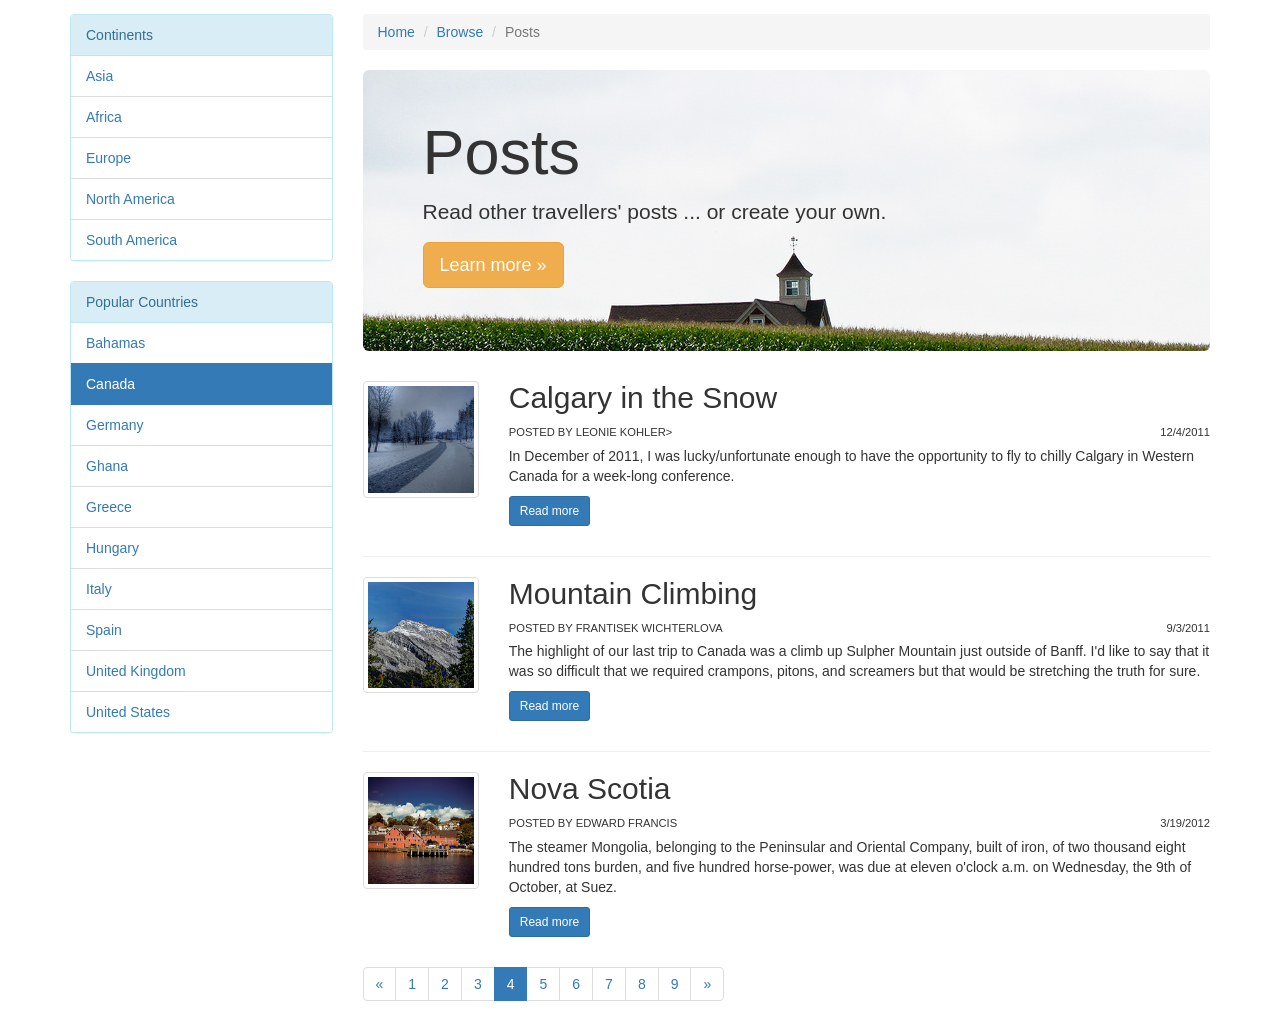
<file: JavaScript 1 Language Foundations/ch08-lab-start-master/exercise.html>
<!DOCTYPE html>
<html lang="en">
<head>
    <meta charset="utf-8"/>  
	
    <!-- Latest compiled and minified CSS -->
    <link rel="stylesheet" href="https://maxcdn.bootstrapcdn.com/bootstrap/3.3.5/css/bootstrap.min.css">
    <link rel="stylesheet" href="css/theme.css">    
    
    <script type="text/javascript" language="javascript" src="js/travel-data.js"></script>    
</head>
<body>
    

   
<div class="container">  <!-- start main content container -->
   <div class="row">  <!-- start main content row -->
      <div class="col-md-3">  <!-- start left navigation rail column -->   
      
         <div class="panel panel-info">
           <div class="panel-heading">Continents</div>
           <!-- replace list with function call -->
           <ul class="list-group">     
              <li class="list-group-item"><a href="#">Asia</a></li>
              <li class="list-group-item"><a href="#">Africa</a></li>
              <li class="list-group-item"><a href="#">Europe</a></li>
              <li class="list-group-item"><a href="#">North America</a></li>
              <li class="list-group-item"><a href="#">South America</a></li>    
           </ul>
         </div>  <!-- end continents panel -->  
         <div class="panel panel-info">
           <div class="panel-heading">Popular Countries</div>
           <!-- replace list with function call --> 
           <ul class="list-group">                                        
              <li class="list-group-item"><a href="#">Bahamas</a></li>
              <li class="list-group-item active">Canada</li>
              <li class="list-group-item"><a href="#">Germany</a></li>
              <li class="list-group-item"><a href="#">Ghana</a></li>
              <li class="list-group-item"><a href="#">Greece</a></li>
              <li class="list-group-item"><a href="#">Hungary</a></li>
              <li class="list-group-item"><a href="#">Italy</a></li>
              <li class="list-group-item"><a href="#">Spain</a></li>
              <li class="list-group-item"><a href="#">United Kingdom</a></li>
              <li class="list-group-item"><a href="#">United States</a></li>    
           </ul>
         </div>  <!-- end countries panel -->       
      </div>  <!-- end left navigation rail --> 
      
      <div class="col-md-9">  <!-- start main content column -->
         <ol class="breadcrumb">
           <li><a href="#">Home</a></li>
           <li><a href="#">Browse</a></li>
           <li class="active">Posts</li>
         </ol>          
      
         <div class="jumbotron" id="postJumbo">
           <h1>Posts</h1>
           <p>Read other travellers' posts ... or create your own.</p>
           <p><a class="btn btn-warning btn-lg">Learn more &raquo;</a></p>
         </div>        
      
         <!-- start post summaries -->
         <div class="postlist">
         
           <!-- replace each of these three rows with a function call -->
           <div class="row">
               <div class="col-md-2"> 
                  <a href="post.php?id=1" class=""><img src="images/travel/6592294487.jpg" alt="Calgary in the Snow" class="img-thumbnail"/></a>
               </div>
               <div class="col-md-10"> 
                  <h2>Calgary in the Snow</h2>
                  <div class="details">
                    Posted by Leonie Kohler>
                    <span class="pull-right">12/4/2011</span>
                  </div>
                  <p class="excerpt">
                  In December of 2011, I was lucky/unfortunate enough to have the opportunity to fly to chilly Calgary in Western Canada for a week-long conference. 
                  </p>
                  <p><a href="post.php?id=1" class="btn btn-primary btn-sm">Read more</a></p>
               </div>
           </div>
           <hr/>
           
           <div class="row">
               <div class="col-md-2"> 
                  <a href="post.php?id=3" class=""><img src="images/travel/6114904363.jpg" alt="Mountain Climbing" class="img-thumbnail"/></a>
               </div>
               <div class="col-md-10"> 
                  <h2>Mountain Climbing</h2>
                  <div class="details">
                    Posted by Frantisek  Wichterlova
                    <span class="pull-right">9/3/2011</span>
                  </div>
                  <p class="excerpt">
                  The highlight of our last trip to Canada was a climb up Sulpher Mountain just outside of Banff. I'd like to say that it was so difficult that we required crampons, pitons, and screamers but that would be stretching the truth for sure.
                  </p>
                  <p><a href="post.php?id=3" class="btn btn-primary btn-sm">Read more</a></p>
               </div>
           </div>
           <hr/>

           <div class="row">
               <div class="col-md-2"> 
                  <a href="post.php?id=9" class=""><img src="images/travel/5856697109.jpg" alt="Nova Scotia" class="img-thumbnail"/></a>
               </div>
               <div class="col-md-10"> 
                  <h2>Nova Scotia</h2>
                  <div class="details">
                    Posted by Edward Francis
                    <span class="pull-right">3/19/2012</span>
                  </div>
                  <p class="excerpt">
                  The steamer Mongolia, belonging to the Peninsular and Oriental Company, built of iron, of two thousand eight hundred tons burden, and five hundred horse-power, was due at eleven o'clock a.m. on Wednesday, the 9th of October, at Suez. 
                  </p>
                  <p><a href="post.php?id=9" class="btn btn-primary btn-sm">Read more</a></p>
               </div>
           </div>          
         </div>
        
      <!-- replace pagination with function call -->
      <ul class="pagination">
        <li><a href="#">&laquo;</a></li>
        <li><a href="#">1</a></li>
        <li><a href="#">2</a></li>
        <li><a href="#">3</a></li>
        <li class="active"><a href="#">4</a></li>
        <li><a href="#">5</a></li>
        <li><a href="#">6</a></li>
        <li><a href="#">7</a></li>
        <li><a href="#">8</a></li>
        <li><a href="#">9</a></li>
        <li><a href="#">&raquo;</a></li>
      </ul>
      
      </div>  <!-- end main content column -->
   </div>  <!-- end main content row -->
</div>   <!-- end main content container -->  
    
</body>
</html>
</file>
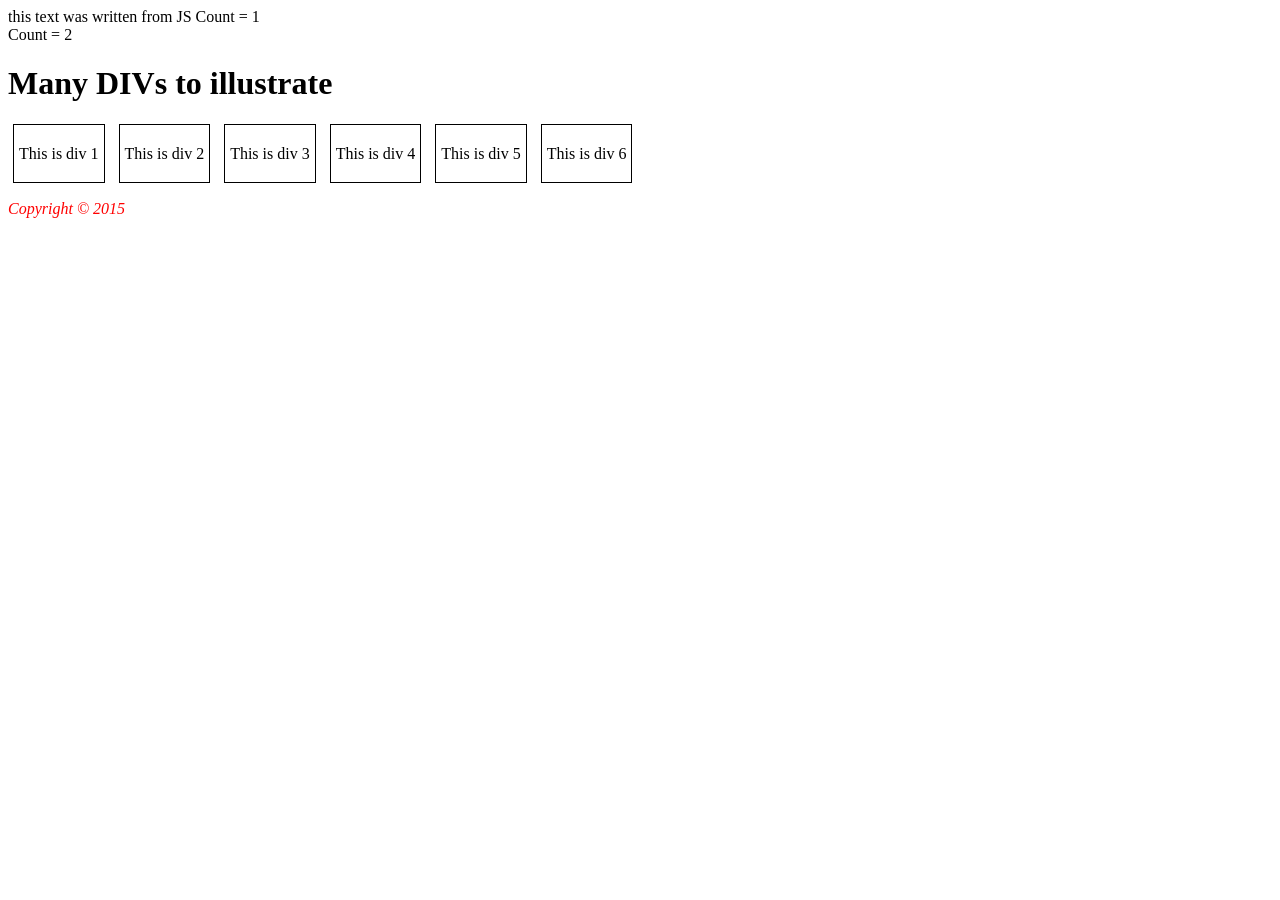
<file: JavaScript 1 Language Foundations/ch08-lab-start-master/lab08-walkthrough02.html>
<!DOCTYPE html>
<html lang="en">
<head>
   <meta charset="utf-8">
   <title>DIV's DIV's Everywhere</title>
   <link rel="stylesheet" type="text/css" href="css/lab08.css" />

   <script type="text/javascript">
    /* Your first script */
    //alert("Hello World!");
    console.log("script within the <head> element");
    console.warn("oh no this is a warning");
    console.error("panic!! error!!");
</script>

</head>
<body>

<script type="text/javascript" language="javascript"
src="js/hello.js"></script>

<noscript>This text only shown if JS is turned off</noscript>

<header>
    <h1>Many DIVs to illustrate</h1>
</header>

<div class='movingDiv' id='div1'>This is div 1</div>
<div class='movingDiv' id='div2'>This is div 2</div>
<div class='movingDiv' id='div3'>This is div 3</div>
<div class='movingDiv' id='div4'>This is div 4</div>
<div class='movingDiv' id='div5'>This is div 5</div>
<div class='movingDiv' id='div6'>This is div 6</div>


<footer>
  <p><em>Copyright &copy; 2015</em></p>
</footer>
</body>
</html>
</file>
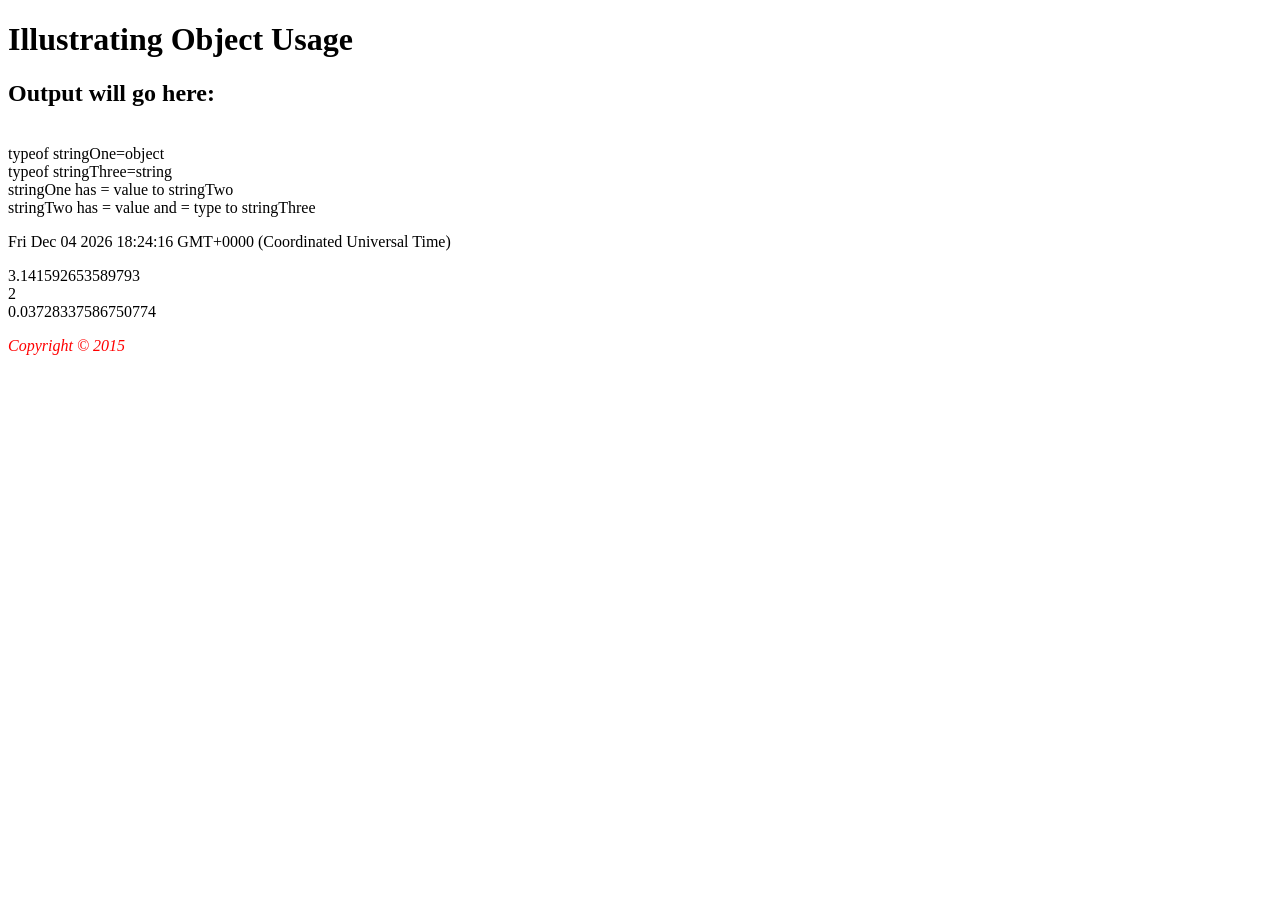
<file: JavaScript 1 Language Foundations/ch08-lab-start-master/lab08-walkthrough06.html>
<!DOCTYPE html>
<html lang="en">
<head>
   <meta charset="utf-8">
   <title>Lab 8</title>
   <link rel="stylesheet" type="text/css" href="css/lab08.css" />

</head>
<body>
   

   
<header>
  <h1>Illustrating Object Usage</h1>
</header>

<h2>Output will go here:</h2>

<script type="text/javascript" language="javascript" src="js/lab08-walkthrough06.js"></script>

<footer>
  <p><em>Copyright &copy; 2015</em></p>
</footer>
</body>
</html>
</file>
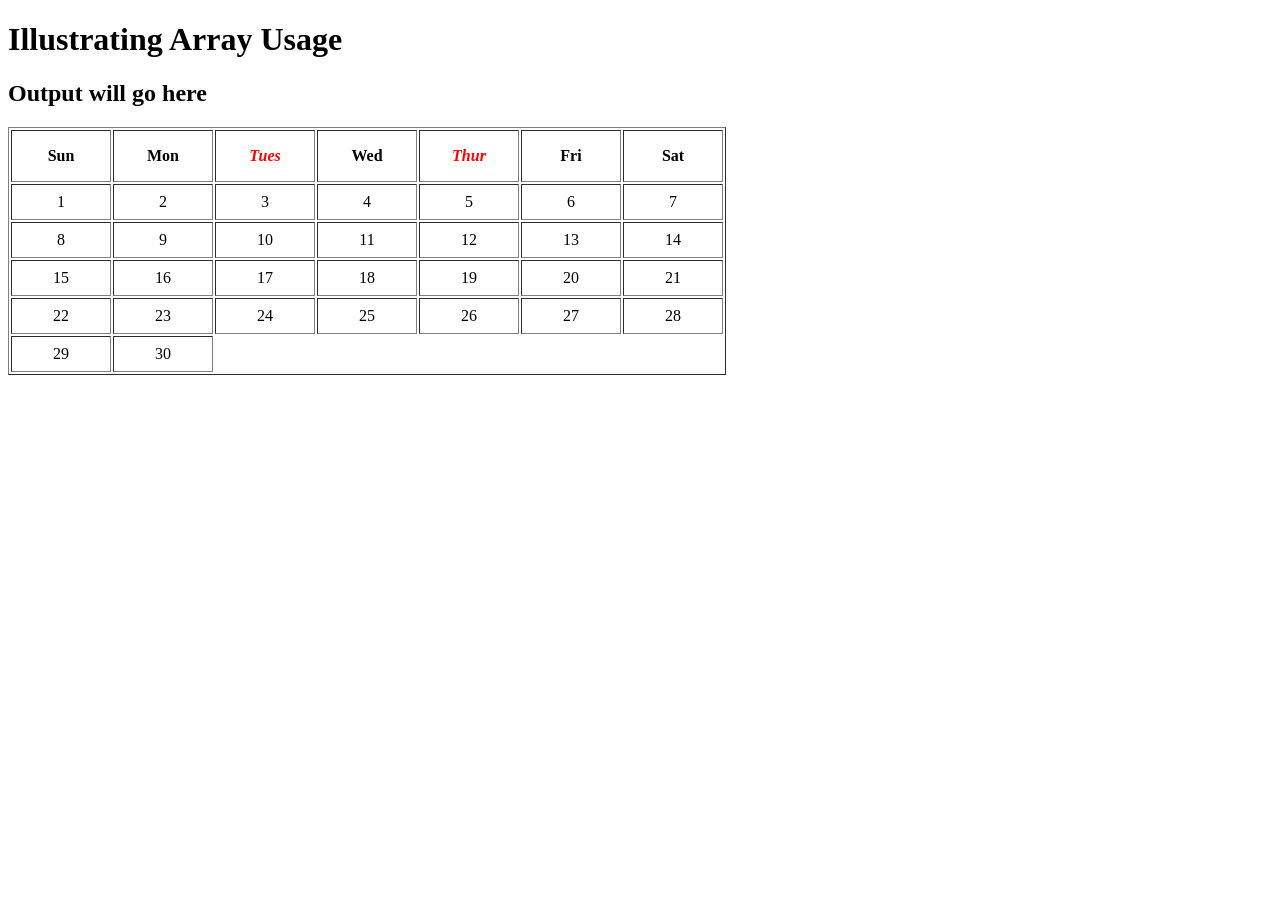
<file: JavaScript 1 Language Foundations/ch08-lab-start-master/lab08-walkthrough07.html>
<!DOCTYPE html>
<html lang="en">
<head>
   <meta charset="utf-8">
   <title>Lab 8</title>
   <link rel="stylesheet" type="text/css" href="css/lab08.css" />

</head>
<body>
<header>
  <h1>Illustrating Array Usage</h1>
</header>

    <h2>Output will go here</h2>

   <script type="text/javascript" language="javascript" src="js/lab08-walkthrough07.js"></script>

</body>
</html>
</file>
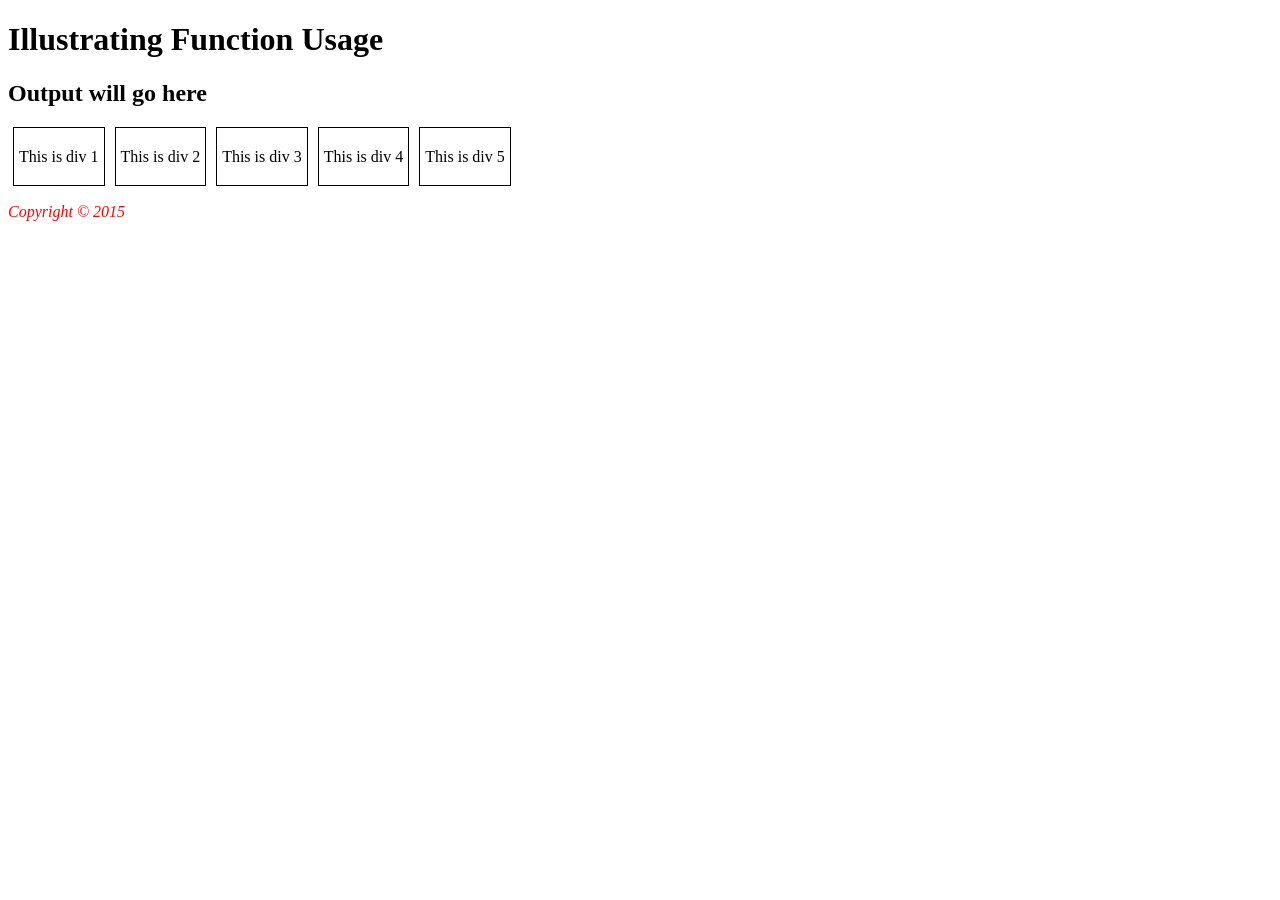
<file: JavaScript 1 Language Foundations/ch08-lab-start-master/lab08-walkthrough08.html>
<!DOCTYPE html>
<html lang="en">
<head>
   <meta charset="utf-8">
   <title>Lab 8</title>
   <link rel="stylesheet" type="text/css" href="css/lab08.css" />
   <script type="text/javascript" language="javascript" src="js/lab08-walkthrough08.js"></script>
</head>
<body>
<header>
  <h1>Illustrating Function Usage</h1>
</header>

<h2>Output will go here</h2>

<script>
   // add function calls here
for (count = 1; count < 6; count++) {
    document.write(outputBox(count));
}
console.log(box);
</script>

<footer>
  <p><em>Copyright &copy; 2015</em></p>
</footer>
</body>
</html>
</file>
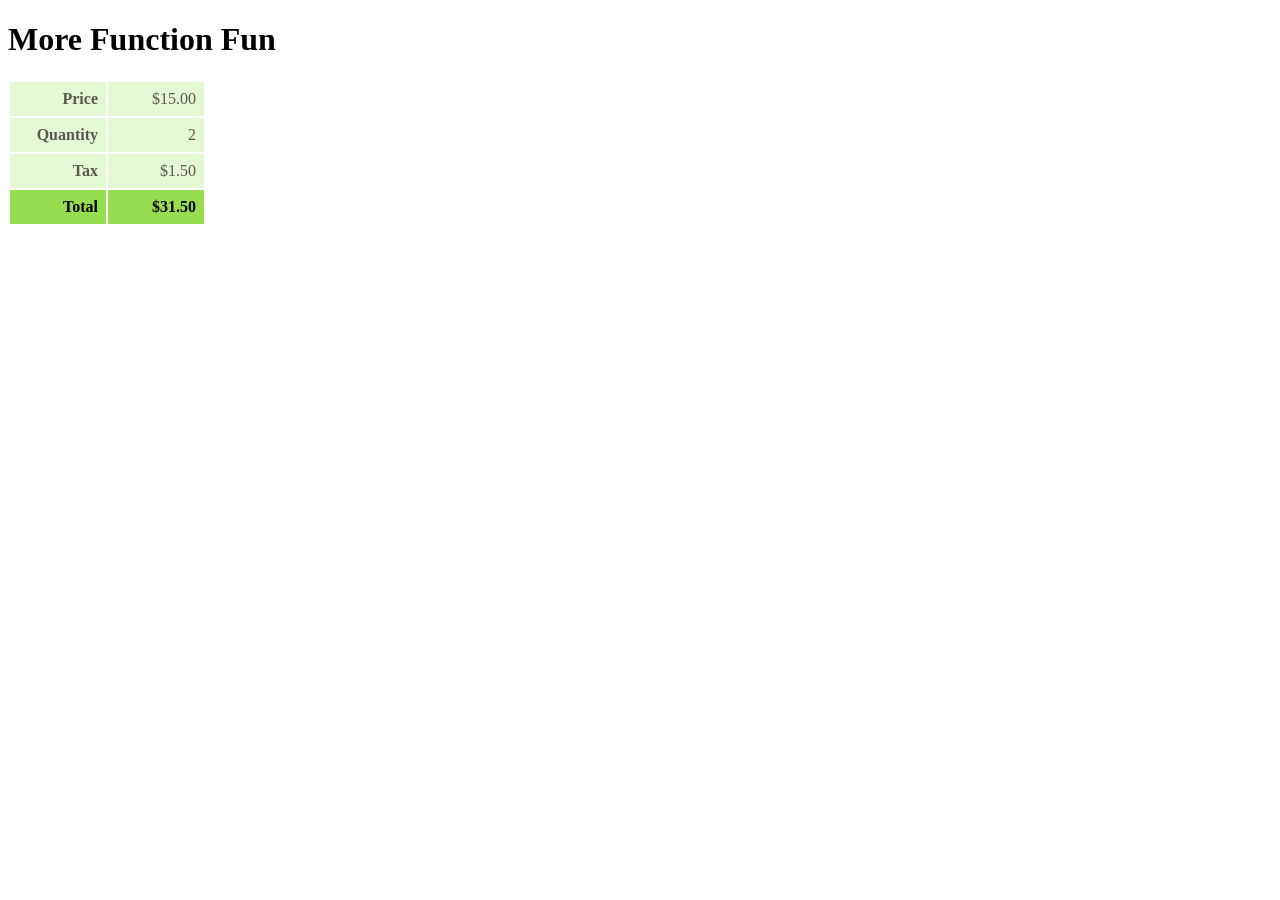
<file: JavaScript 1 Language Foundations/ch08-lab-start-master/lab08-walkthrough09.html>
<!DOCTYPE html>
<html lang="en">
<head>
   <meta charset="utf-8">
   <title>Lab 8</title>
   <link rel="stylesheet" type="text/css" href="css/lab08.css" />
   <script type="text/javascript" language="javascript" src="js/lab08-walkthrough09.js"></script>
</head>
<body>
<header>
  <h1>More Function Fun</h1>
</header>

<table class="cart">
   <tr class="normal">
      <th>Price</th>
      <td>$15.00</td>                  
   </tr> 
   <tr class="normal">
      <th>Quantity</th>
      <td>2</td>
   </tr>  
   <tr class="normal">
      <th>Tax</th>
      <td>$1.50</td>
   </tr>
   <tr class="total">
      <th>Total</th>
      <td>
      <script>
var amount = calculateTotal(15,2);
document.write("$" + amount.toFixed(2));
      </script>   
      </td>
   </tr>
</table>


</body>
</html>
</file>
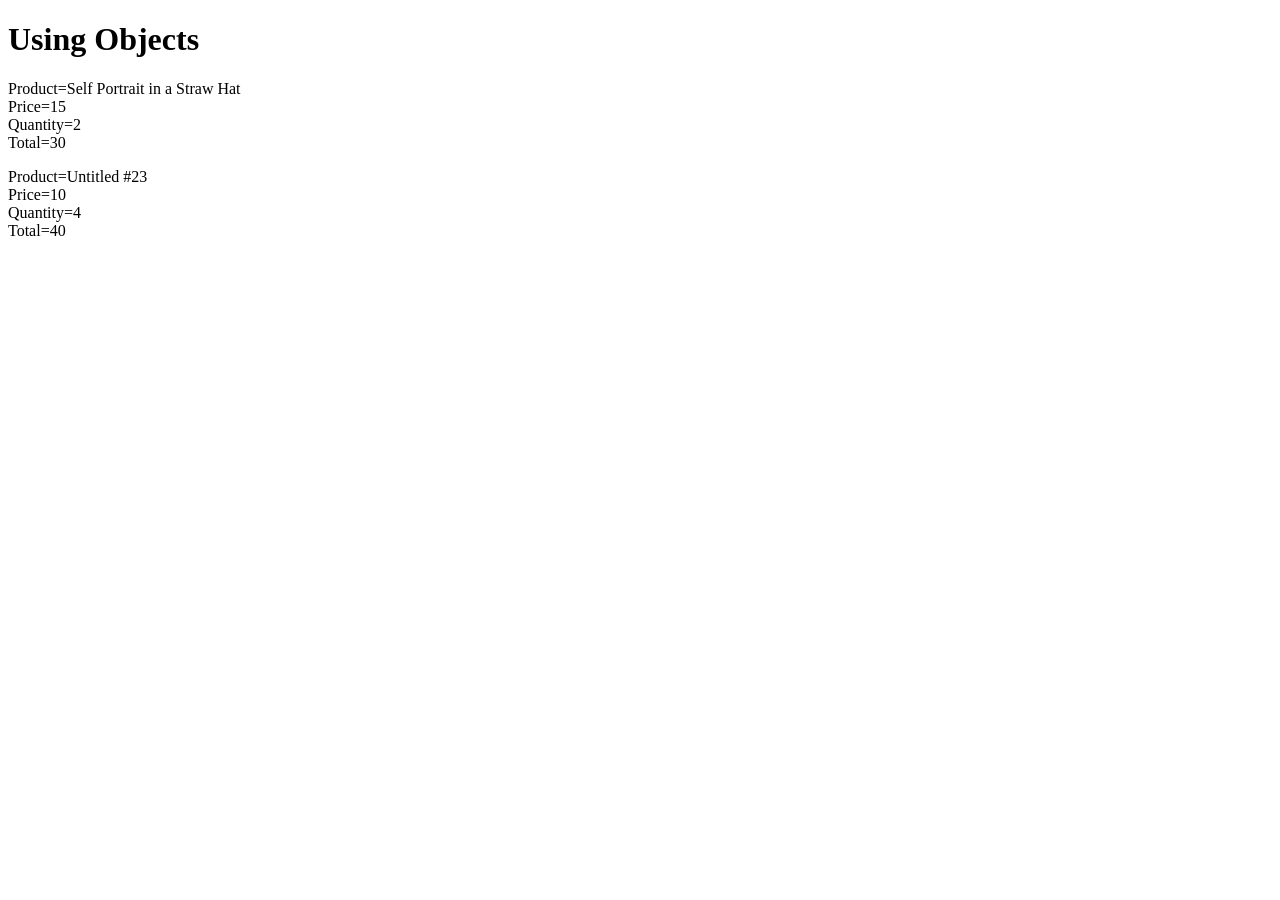
<file: JavaScript 1 Language Foundations/ch08-lab-start-master/lab08-walkthrough10.html>
<!DOCTYPE html>
<html lang="en">
<head>
   <meta charset="utf-8">
   <title>Lab 8</title>
   <link rel="stylesheet" type="text/css" href="css/lab08.css" />
   
</head>
<body>
<header>
  <h1>Using Objects</h1>
</header>

<script type="text/javascript" language="javascript" src="js/lab08-walkthrough10.js"></script>

</body>
</html>
</file>
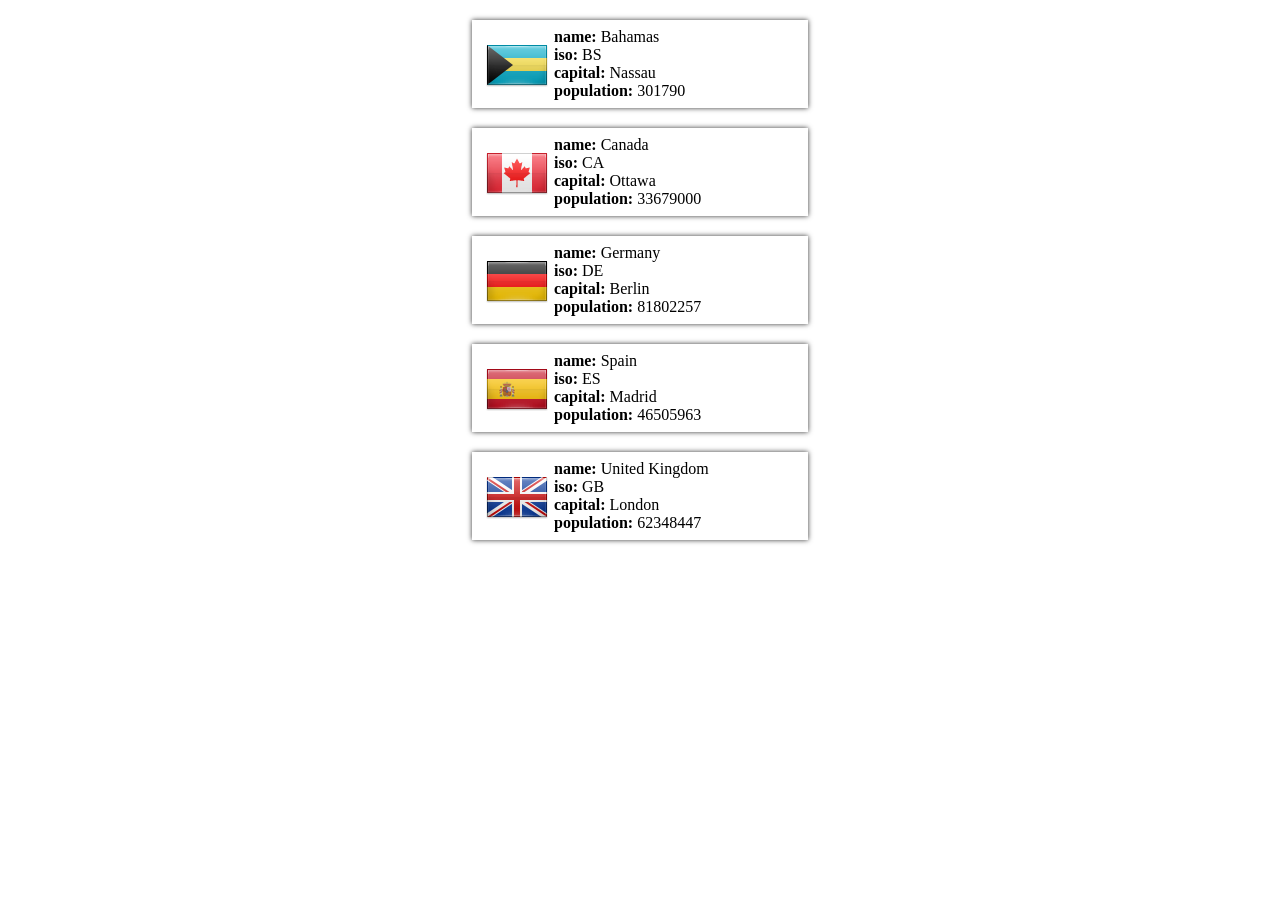
<file: JavaScript 1 Language Foundations/ch08-lab-start-master/lab08-walkthrough11.html>
<!DOCTYPE html>
<html lang="en">
<head>
   <meta charset="utf-8">
   <title>Lab 8</title>
   <link rel="stylesheet" type="text/css" href="css/lab08.css" />
   
</head>
<body>

<script type="text/javascript" language="javascript" src="js/lab08-walkthrough11.js"></script>

</body>
</html>
</file>
<file: Advanced-FE/css/site.css>
:root{--bg:#f6f8fd;--white:#fff;--ink:#18233f;--muted:#63718a;--line:#e3e9f2;--navy:#223b7d;--blue:#4169e1;--rose:#e6759e;--mint:#38bfa6;--softblue:#eef4ff;--shadow:0 18px 46px rgba(35,54,92,.075)}
*{box-sizing:border-box}html{scroll-behavior:smooth}body{margin:0;background:var(--bg);color:var(--ink);font-family:'Segoe UI',system-ui,Arial,sans-serif;line-height:1.62}h1,h2,h3,p{margin-top:0}a{color:inherit;text-decoration:none}img{max-width:100%;height:auto}button,input,select{font:inherit}.container{width:min(1130px,calc(100% - 44px));margin-inline:auto}.pill{display:inline-flex;align-items:center;gap:8px;padding:7px 12px;color:#375698;background:#ecf2ff;border:1px solid #dce6ff;border-radius:100px;font-size:12px;letter-spacing:.06em;font-weight:800;text-transform:uppercase}.header{background:#fff;border-bottom:1px solid var(--line);position:sticky;top:0;z-index:99}.header .container{min-height:80px;display:flex;justify-content:space-between;gap:22px;align-items:center}.brand{display:flex;align-items:center;gap:11px;font-size:22px;letter-spacing:-.055em;font-weight:850}.brand-bolt{display:grid;place-items:center;background:linear-gradient(140deg,#6d8dff,#e783b0);color:white;width:38px;height:38px;border-radius:12px;letter-spacing:0}.brand small{display:block;font-size:10px;letter-spacing:.095em;text-transform:uppercase;color:#73819a;font-weight:700;line-height:1}.nav{display:flex;align-items:center;flex-wrap:wrap;gap:6px}.nav a{padding:9px 13px;border-radius:9px;font-size:13px;color:#53627a;font-weight:700}.nav a:hover,.nav a[aria-current=page]{background:#eef3ff;color:#2954ad}.hero{padding:65px 0 48px;background:radial-gradient(ellipse at 85% 20%,#daeeff 0,transparent 43%),radial-gradient(ellipse at 5% 15%,#fae6f0 0,transparent 38%)}.hero h1{max-width:850px;font-weight:850;letter-spacing:-.052em;line-height:1.12;font-size:clamp(36px,5.8vw,63px);margin:18px 0}.hero p{font-size:16px;color:var(--muted);max-width:690px}.hero em{font-style:normal;background:linear-gradient(90deg,#4169e1,#c564a2);color:transparent;background-clip:text}.hero-row{display:flex;align-items:center;justify-content:space-between;gap:20px;flex-wrap:wrap}.btn{display:inline-flex;gap:10px;align-items:center;justify-content:center;background:var(--blue);color:#fff;border:1px solid var(--blue);padding:12px 20px;border-radius:11px;font-weight:750;cursor:pointer;transition:.2s}.btn:hover{background:#2e50c2;transform:translateY(-2px)}.btn-outline{background:white;color:#324c8e;border-color:#cbd7f4}.btn-outline:hover{background:#e8eeff;color:#234787}.section{padding:54px 0}.section-heading{display:flex;align-items:end;justify-content:space-between;flex-wrap:wrap;gap:16px;margin-bottom:22px}.section-heading h2{font-size:clamp(25px,3vw,33px);letter-spacing:-.04em;margin:0}.section-heading p{color:var(--muted);margin:7px 0 0;max-width:660px}.grid{display:grid;gap:18px}.cols-3{grid-template-columns:repeat(3,minmax(0,1fr))}.cols-4{grid-template-columns:repeat(4,minmax(0,1fr))}.card{background:#fff;border:1px solid var(--line);border-radius:18px;padding:24px;box-shadow:var(--shadow);transition:transform .2s,border-color .2s}.card:hover{transform:translateY(-3px);border-color:#cad7f7}.card-icon{width:45px;height:45px;border-radius:12px;background:linear-gradient(145deg,#edf3ff,#ffedf5);color:#5574d4;font-size:22px;display:grid;place-items:center;margin-bottom:20px}.card h3{font-size:19px;letter-spacing:-.03em;margin-bottom:9px}.card p{color:var(--muted);font-size:14px}.card-link{font-size:13px;font-weight:800;color:#3558ba}.card-link:hover{text-decoration:underline}.footer{margin-top:62px;border-top:1px solid var(--line);background:#fff;color:#71809a;padding:25px 0;font-size:12px}.footer .container{display:flex;flex-wrap:wrap;gap:12px;justify-content:space-between}.tag{font-size:12px;color:#516490;background:#eff4ff;padding:5px 10px;border-radius:7px;font-weight:700}.tag.mint{color:#168673;background:#e4f8f1}.tag.pink{color:#b44f82;background:#feecf4}code,.code{font-family:Consolas,Monaco,'Courier New',monospace}.code{white-space:pre-wrap;background:#17243c;color:#dbeaff;padding:20px;border-radius:13px;font-size:13px;overflow:auto;line-height:1.6}.subnav{display:flex;flex-wrap:wrap;gap:8px;align-items:center;padding:18px 0}.subnav a{font-size:13px;color:#52658a}.subnav a:hover{color:var(--blue)}.demo-panel{padding:24px;border:1px solid var(--line);background:white;border-radius:17px}.demo-panel>h2{font-size:19px}.demo-space{background:#f4f7fc;padding:18px;border:1px dashed #ccd7e8;border-radius:14px;min-height:165px}.section-note{color:#5d6d88;font-size:13px}.demo-columns{display:grid;grid-template-columns:minmax(0,1.3fr) minmax(0,1fr);gap:18px}.demo-controls{display:flex;gap:10px;flex-wrap:wrap;margin:12px 0}.demo-controls button,.demo-controls select{padding:9px 12px;border:1px solid #d8e3f5;border-radius:9px;background:#fff;cursor:pointer}.demo-controls button:hover{background:#eaf1ff}.demo-controls button:focus-visible,.demo-controls select:focus-visible,a:focus-visible,.btn:focus-visible,input:focus-visible{outline:3px solid #f5aa52;outline-offset:3px}.avatar-placeholder{width:72px;height:72px;border-radius:20px;background:linear-gradient(145deg,#dceafa,#fbd7eb);display:grid;place-items:center;color:#3657a9;font-size:25px;font-weight:850}@media(max-width:850px){.cols-3,.cols-4,.demo-columns{grid-template-columns:repeat(2,minmax(0,1fr))}.nav{gap:0}.header .container{padding:10px 0}.hero{padding:42px 0}}@media(max-width:600px){.container{width:min(100% - 28px,1130px)}.header .container{align-items:flex-start;flex-direction:column;gap:8px}.nav{width:100%;overflow-x:auto;flex-wrap:nowrap;white-space:nowrap;padding-bottom:5px}.nav a{padding:8px 10px}.cols-3,.cols-4,.demo-columns{grid-template-columns:1fr}.hero{padding:36px 0}.card{padding:19px}.section{padding:36px 0}.demo-space{padding:12px}}

.code{overflow-wrap:anywhere;word-break:break-word}.demo-panel{min-width:0}
</file>
<file: Advanced-FE/css/shop.css>
.shop-hero{background:radial-gradient(circle at 90% 10%,#dceafe 5%,transparent 35%),radial-gradient(circle at 15% 85%,#fbe1ed 0,transparent 36%),#fbfcff;border-bottom:1px solid var(--line);padding:45px 0}.shop-hero .container{display:grid;grid-template-columns:1.3fr .7fr;align-items:center;gap:25px}.shop-hero h1{font-size:clamp(33px,4.7vw,56px);line-height:1.16;letter-spacing:-.05em;margin:13px 0}.shop-hero p{max-width:610px;color:#5b6b83}.shop-feature{border-radius:27px;padding:26px 28px;background:#fff;border:1px solid #e4eaf6;box-shadow:var(--shadow);display:grid;grid-template-columns:80px 1fr;gap:16px;align-items:center}.shop-feature .icon{font-size:60px;text-align:center;color:var(--rose)}.feature-row{display:flex;gap:15px;flex-wrap:wrap;font-size:12px;color:#63718a;margin-top:22px}.feature-row b{color:#3555a6}.catalog-layout{display:grid;grid-template-columns:220px minmax(0,1fr);gap:25px;align-items:start}.catalog-sidebar{padding:22px;background:white;border:1px solid var(--line);border-radius:16px;position:sticky;top:100px}.catalog-sidebar h3{margin:0 0 12px;font-size:17px}.cat-filter{display:flex;align-items:center;justify-content:space-between;gap:10px;background:none;border:0;width:100%;padding:11px;border-radius:10px;color:#57677f;text-align:left;cursor:pointer}.cat-filter:hover,.cat-filter[aria-pressed=true]{background:#edf3ff;color:#284eac;font-weight:700}.catalog-tools{display:flex;flex-wrap:wrap;gap:12px;align-items:center;justify-content:space-between;margin-bottom:18px}.catalog-tools input{flex:1;min-width:185px;max-width:380px}.search,.sort{padding:12px 13px;background:white;border:1px solid #dfe6f2;border-radius:11px;outline-offset:2px}.products-grid{display:grid;grid-template-columns:repeat(3,minmax(0,1fr));gap:16px}.product-card{border:1px solid var(--line);border-radius:17px;background:#fff;overflow:hidden;transition:.2s;box-shadow:0 5px 18px #1e356309}.product-card:hover{transform:translateY(-5px);box-shadow:0 14px 30px #1e356313}.product-image{position:relative;background:#f4f7ff;display:block;overflow:hidden}.product-image img{width:100%;aspect-ratio:1/1;object-fit:cover;display:block;transition:transform .3s}.product-card:hover .product-image img{transform:scale(1.04)}.sale-badge{position:absolute;top:12px;left:12px;background:#ea4773;color:white;padding:7px 9px;font-weight:850;border-radius:8px;letter-spacing:.02em;font-size:12px}.mark-badge{position:absolute;top:12px;right:12px;background:#24447d;color:white;padding:7px 9px;font-size:10px;font-weight:850;border-radius:8px}.product-info{padding:15px}.product-cat{text-transform:uppercase;letter-spacing:.08em;font-size:10px;color:#7c88a0;font-weight:800}.product-info h3{font-size:15px;min-height:46px;line-height:1.45;margin:5px 0}.product-info h3 a:hover{color:#3761b8}.price{font-size:24px;line-height:1.2;color:#e24b6f;font-weight:900;letter-spacing:-.035em}.old-price{font-size:12px;color:#8b95a9;text-decoration:line-through;margin-left:7px}.product-bottom{display:flex;align-items:center;justify-content:space-between;gap:8px;margin-top:14px}.product-bottom button{padding:9px 11px;border:0;background:#ecf2ff;color:#2c55b6;border-radius:9px;font-size:12px;font-weight:800;cursor:pointer}.product-bottom button:hover{background:#cbdcff}.bar-stock{height:8px;background:#e5ebf3;border-radius:10px;overflow:hidden;margin:11px 0 6px}.bar-stock span{display:block;height:100%;background:linear-gradient(90deg,#43c6ae,#5785f3);border-radius:10px}.bar-stock span.low{background:linear-gradient(90deg,#ffa955,#f17c9f)}.stock-note{font-size:11px;color:#74829b}.rating-visual{font-size:13px;color:#eaa74c;letter-spacing:1px}.floating-cart{position:fixed;right:20px;bottom:20px;padding:12px 17px;border:0;border-radius:14px;background:#24457e;color:white;box-shadow:0 12px 30px #25477933;z-index:111;font-weight:800;cursor:pointer}.cart-overlay{position:fixed;inset:0;background:#101c3780;z-index:150;display:none}.cart-overlay.open{display:block}.cart-panel{position:fixed;right:0;top:0;bottom:0;width:min(430px,100vw);overflow:auto;background:white;padding:28px;box-shadow:-20px 0 45px #142d4e33}.cart-line{border-bottom:1px solid var(--line);padding:15px 0;display:grid;grid-template-columns:75px 1fr;gap:12px}.cart-line img{border-radius:10px}.cart-line b{font-size:13px}.cart-line input{width:64px;padding:5px 7px;border:1px solid var(--line);border-radius:7px}.detail-layout{display:grid;grid-template-columns:1fr .95fr;gap:35px;align-items:start}.detail-image{background:#f3f7fd;border-radius:19px;overflow:hidden;border:1px solid var(--line)}.detail-image img{width:100%;display:block;aspect-ratio:1;object-fit:cover;cursor:zoom-in}.gallery-thumbs{display:flex;gap:10px;margin-top:13px}.gallery-thumbs button{border:2px solid #e3eaf4;padding:4px;background:white;border-radius:10px;cursor:pointer}.gallery-thumbs button.active{border-color:#5378d1}.gallery-thumbs img{width:74px;display:block;border-radius:7px}.detail-title{font-size:clamp(27px,3vw,38px);letter-spacing:-.05em;line-height:1.2}.detail-panel{background:white;border:1px solid var(--line);border-radius:17px;padding:26px}.detail-price{font-size:37px;color:#e34e74;font-weight:900;letter-spacing:-.05em}.detail-actions{display:flex;gap:12px;margin:24px 0;flex-wrap:wrap}.detail-actions input{width:85px;border:1px solid var(--line);border-radius:10px;padding:12px}.xzoom-preview{position:absolute;z-index:20;pointer-events:none;width:180px;height:180px;border:3px solid #fff;box-shadow:0 10px 25px #0002;background-repeat:no-repeat;background-size:370%;border-radius:15px;display:none;transform:translate(17px,17px)}.zoom-wrap{position:relative}.zoom-wrap:hover .xzoom-preview{display:block}.specs{margin-top:25px;border-top:1px solid var(--line);padding-top:16px;color:#65738e;font-size:13px}.shop-alert{color:#62738d;background:#f0f4fb;border-radius:12px;padding:11px 14px;font-size:12px}.input-rating{width:100px}.rating-shell{margin:15px 0}.review-stars{font-size:19px;color:#f3ae53}.rating-container{font-size:12px}.star-rating{color:#d18a28}.cart-qty{font-size:12px}@media(max-width:1050px){.products-grid{grid-template-columns:repeat(2,minmax(0,1fr))}}@media(max-width:750px){.shop-hero .container,.catalog-layout,.detail-layout{grid-template-columns:1fr}.catalog-sidebar{position:static}.products-grid{grid-template-columns:repeat(2,minmax(0,1fr))}}@media(max-width:480px){.products-grid{grid-template-columns:1fr}.shop-feature{grid-template-columns:1fr}.detail-panel{padding:17px}}
</file>
<file: JavaScript 1 Language Foundations/ch08-lab-start-master/css/theme.css>
body {

}

div#topHeaderRow {
  background-color: #34495e;
  height: 3em;
  font-size: 0.8em;
  color: #34495e;
  padding-top: 1em;
}
div#topHeaderRow  a:link { 
  color: #BBBBBB ;
}

footer {
  background-color: #34495e;
     color: white;
}

footer a:link {
   color: #a3d2f1;
}



#postJumbo {
   background-image: url(post-background.jpg);
}
#postJumbo h1 {
   margin-top: 0;
}

.postlist h2 {
  margin-top: 0; 
}

.postlist div.details {
  text-transform: uppercase;
  font-size: 0.8em;
}

.postlist p.excerpt {
  margin-top: 0.4em;
}

.container { margin-top: 1em; }
</file>
<file: JavaScript 1 Language Foundations/ch08-lab-start-master/css/lab08.css>
.movingDiv{
border: solid 1px black;
position:relative;
margin:30px 5px;
padding:20px 5px;
width:30%;
display:inline;
line-height:60px;
}

fieldset{
border: solid 1px #777777;
}

.required{
background-color:#EEEE55;
}

th {
    width: 6em;
    height: 3em;
    text-align: center;
}

td {
    width: 6em;
    height: 2em;
    text-align: center;
}

em { color: red; font-style: italic; }

tr.normal {
    
    background-color: #E4F8D3;    
}
tr.normal td, tr.normal th, tr.total th, tr.total td {
    text-align: right;    
    width: 5em;
    height: 0.75em;
    padding: 0.5em;
    color: #5A574E;
}

tr.total {     
    background-color: #96DD4F;
}

tr.total th, tr.total td {
        font-weight: bold;
    color: #000000;
}

.box {
    width:20em;
    margin:  20px auto;
    padding: 0.5em;
    -webkit-box-shadow: 0px 0px 5px rgba(0,0,0,.8);
    -moz-box-shadow: 0px 0px 5px rgba(0,0,0,.8);
    box-shadow: 0px 0px 5px rgba(0,0,0,.8);
    background-color:#fff ; 
    text-align: left;
}

.boxImg { 
    float: left; 
    padding: 5px;    
}
</file>
